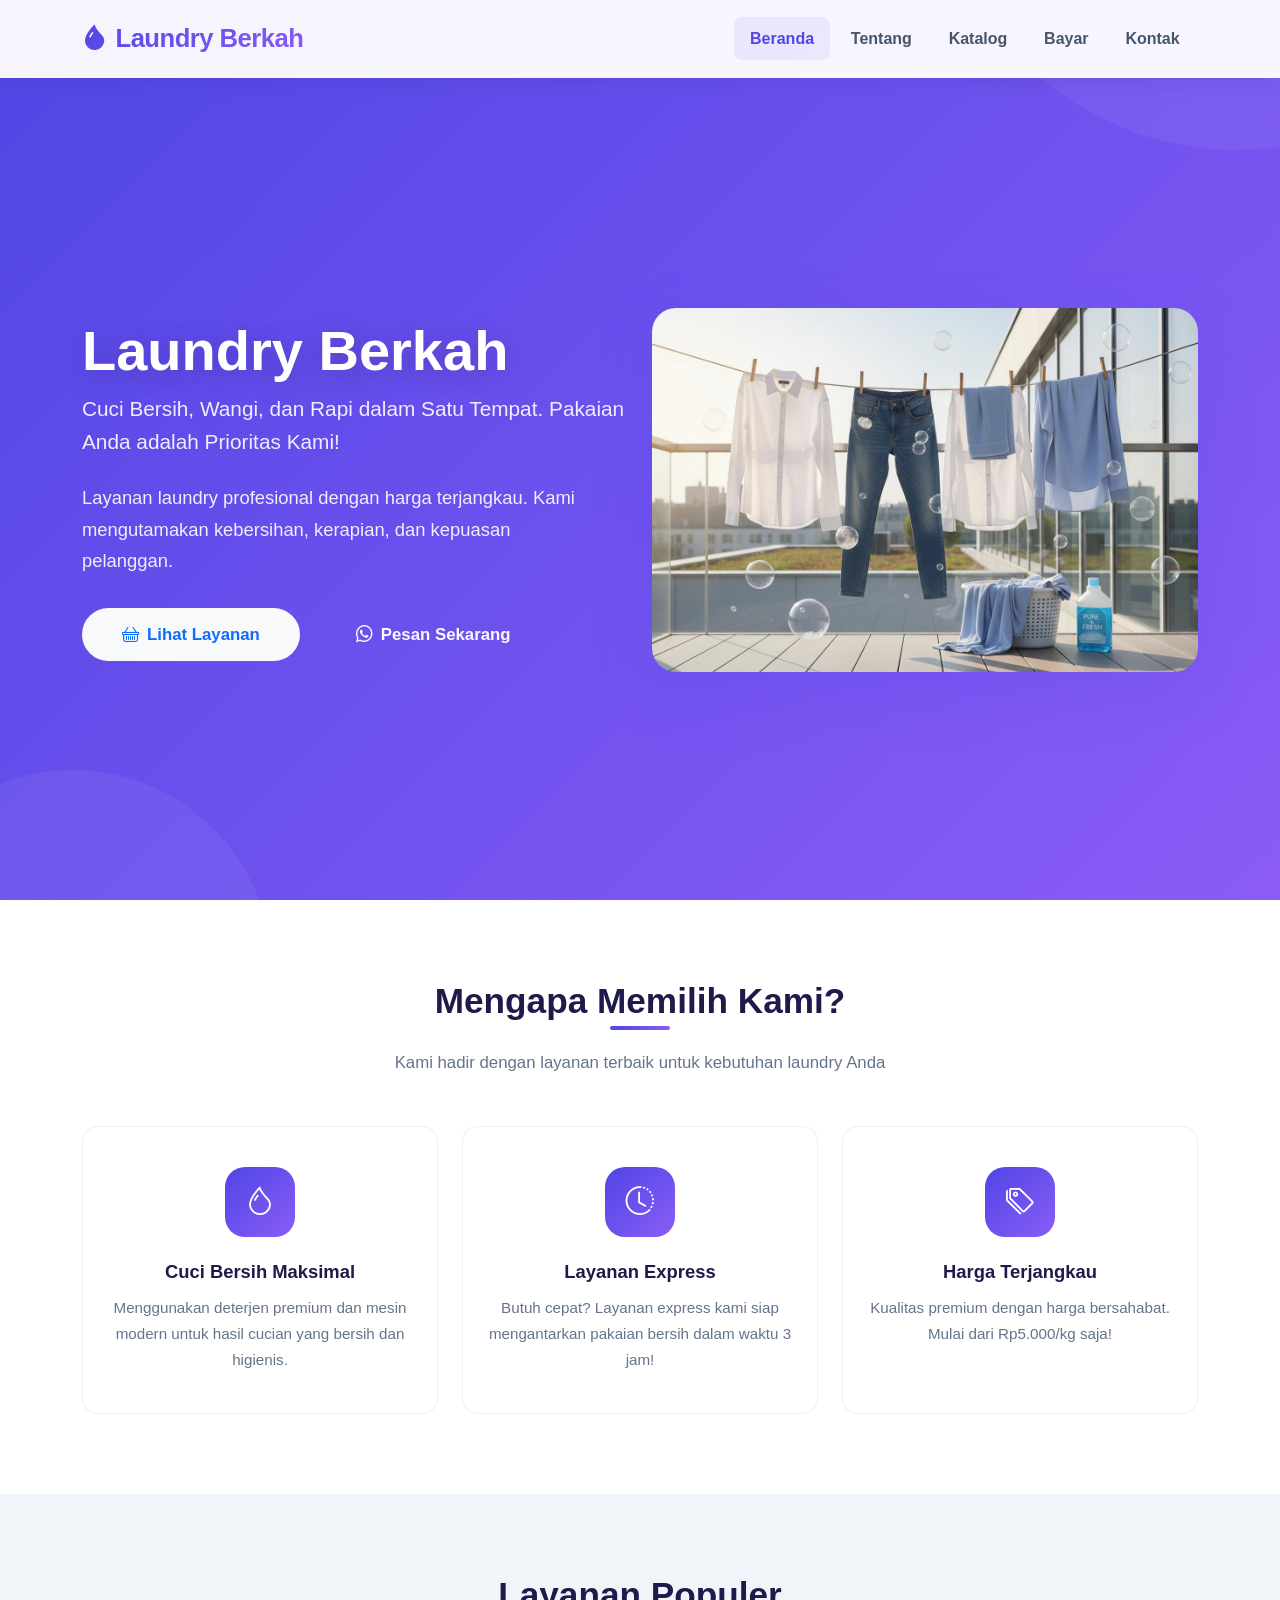
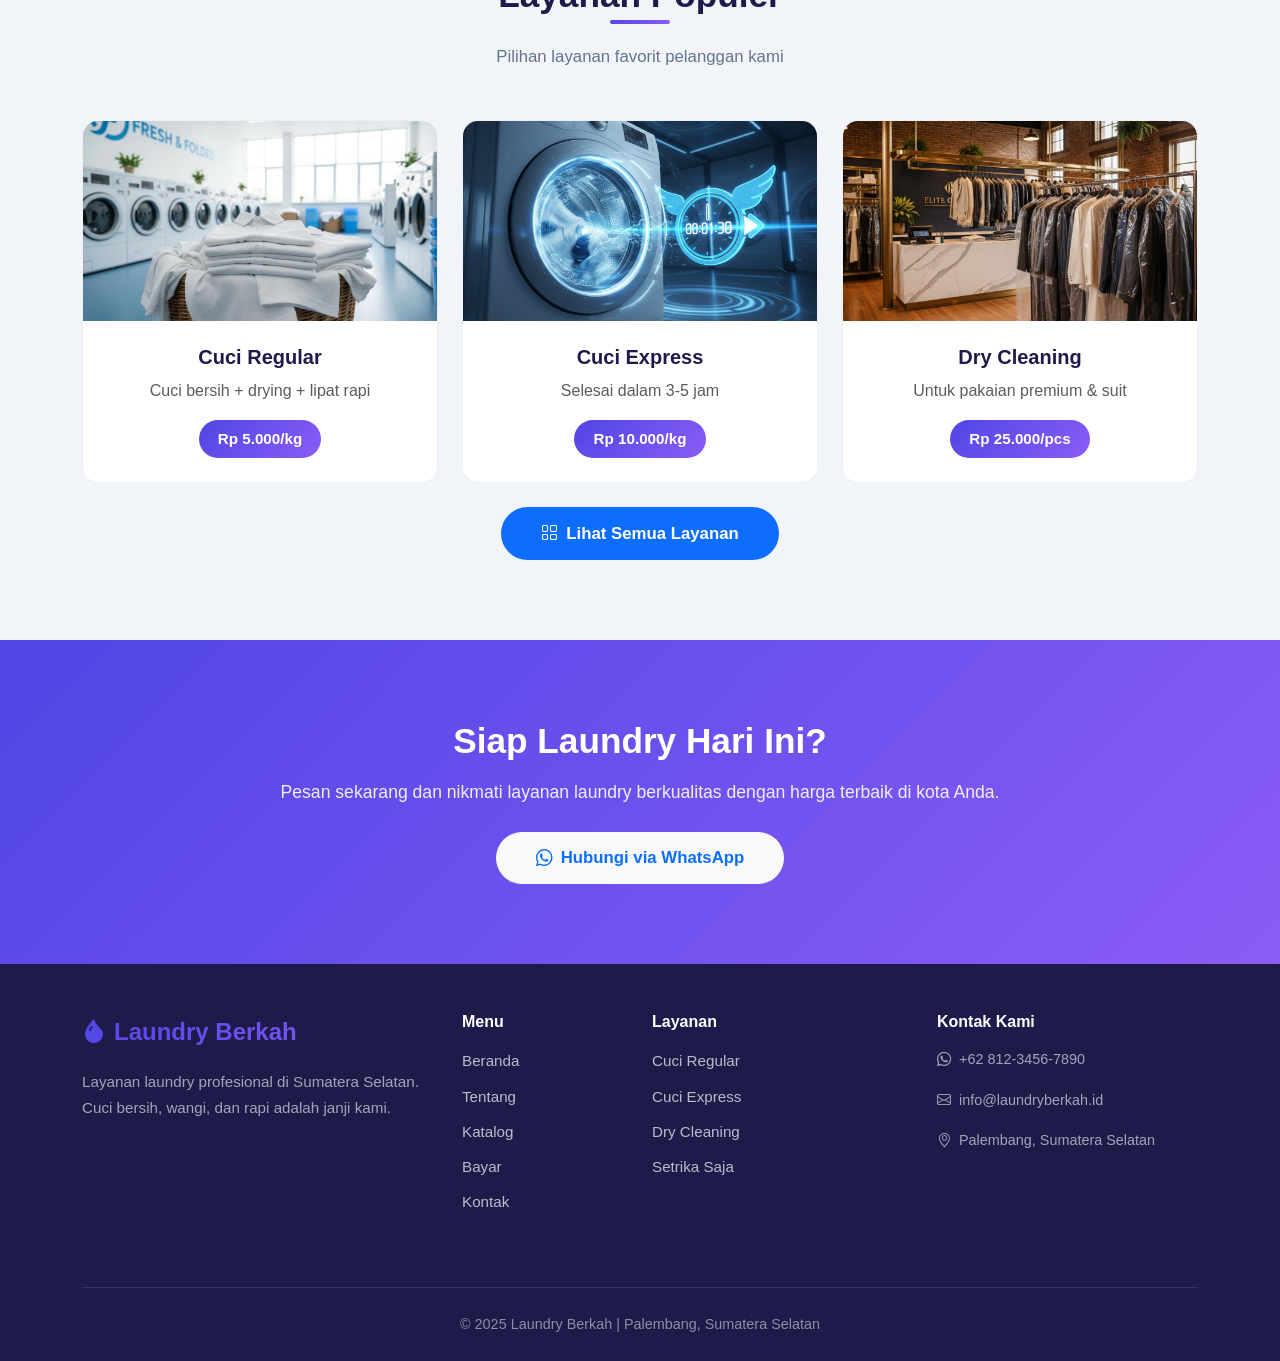
<file: index.html>
<!DOCTYPE html>
<html lang="id">
<head>
  <meta charset="UTF-8">
  <meta name="viewport" content="width=device-width, initial-scale=1.0">
  <title>Laundry Berkah | Home</title>
  <!-- Bootstrap 5 CSS CDN -->
  <link href="https://cdn.jsdelivr.net/npm/bootstrap@5.3.2/dist/css/bootstrap.min.css" rel="stylesheet">
  <!-- Bootstrap Icons -->
  <link rel="stylesheet" href="https://cdn.jsdelivr.net/npm/bootstrap-icons@1.11.1/font/bootstrap-icons.css">
  <!-- Custom CSS -->
  <link rel="stylesheet" href="style.css">
</head>
<body>

  <!-- ===== Navbar ===== -->
  <nav class="navbar navbar-expand-lg fixed-top">
    <div class="container">
      <a class="navbar-brand" href="index.html"><i class="bi bi-droplet-fill me-2"></i>Laundry Berkah</a>
      <button class="navbar-toggler" type="button" data-bs-toggle="collapse" data-bs-target="#navbarNav">
        <span class="navbar-toggler-icon"></span>
      </button>
      <div class="collapse navbar-collapse" id="navbarNav">
        <ul class="navbar-nav ms-auto">
          <li class="nav-item"><a class="nav-link active" href="index.html">Beranda</a></li>
          <li class="nav-item"><a class="nav-link" href="about.html">Tentang</a></li>
          <li class="nav-item"><a class="nav-link" href="catalog.html">Katalog</a></li>
          <li class="nav-item"><a class="nav-link" href="bayar.html">Bayar</a></li>
          <li class="nav-item"><a class="nav-link" href="kontak.html">Kontak</a></li>
        </ul>
      </div>
    </div>
  </nav>

  <!-- ===== Hero Section ===== -->
  <section class="hero">
    <div class="container">
      <div class="row align-items-center">
        <div class="col-lg-6 hero-content fade-in">
          <h1>
            Laundry Berkah
            <span>Cuci Bersih, Wangi, dan Rapi dalam Satu Tempat. Pakaian Anda adalah Prioritas Kami!</span>
          </h1>
          <p class="lead">Layanan laundry profesional dengan harga terjangkau. Kami mengutamakan kebersihan, kerapian, dan kepuasan pelanggan.</p>
          <div class="d-flex flex-wrap gap-3 justify-content-center justify-content-lg-start">
            <a href="catalog.html" class="btn btn-light btn-hero text-primary"><i class="bi bi-basket me-2"></i>Lihat Layanan</a>
            <a href="https://wa.me/6281234567890" target="_blank" class="btn btn-outline-light btn-hero"><i class="bi bi-whatsapp me-2"></i>Pesan Sekarang</a>
          </div>
        </div>
        <div class="col-lg-6 hero-img mt-5 mt-lg-0 text-center fade-in">
          <img src="images/hero-laundry.jpg" alt="Laundry Berkah" class="img-fluid">
        </div>
      </div>
    </div>
  </section>

  <!-- ===== Keunggulan ===== -->
  <section class="py-80 bg-white">
    <div class="container">
      <div class="text-center mb-5">
        <h2 class="section-title">Mengapa Memilih Kami?</h2>
        <p class="section-subtitle">Kami hadir dengan layanan terbaik untuk kebutuhan laundry Anda</p>
      </div>
      <div class="row g-4">
        <div class="col-md-4">
          <div class="feature-card">
            <div class="feature-icon"><i class="bi bi-droplet"></i></div>
            <h5>Cuci Bersih Maksimal</h5>
            <p>Menggunakan deterjen premium dan mesin modern untuk hasil cucian yang bersih dan higienis.</p>
          </div>
        </div>
        <div class="col-md-4">
          <div class="feature-card">
            <div class="feature-icon"><i class="bi bi-clock-history"></i></div>
            <h5>Layanan Express</h5>
            <p>Butuh cepat? Layanan express kami siap mengantarkan pakaian bersih dalam waktu 3 jam!</p>
          </div>
        </div>
        <div class="col-md-4">
          <div class="feature-card">
            <div class="feature-icon"><i class="bi bi-tags"></i></div>
            <h5>Harga Terjangkau</h5>
            <p>Kualitas premium dengan harga bersahabat. Mulai dari Rp5.000/kg saja!</p>
          </div>
        </div>
      </div>
    </div>
  </section>

  <!-- ===== Layanan Populer ===== -->
  <section class="py-80" style="background: #f1f5f9;">
    <div class="container">
      <div class="text-center mb-5">
        <h2 class="section-title">Layanan Populer</h2>
        <p class="section-subtitle">Pilihan layanan favorit pelanggan kami</p>
      </div>
      <div class="row g-4">
        <div class="col-md-4">
          <div class="catalog-card">
            <img src="images/service-regular.jpg" alt="Cuci Regular">
            <div class="catalog-body text-center">
              <h5>Cuci Regular</h5>
              <p class="text-muted">Cuci bersih + drying + lipat rapi</p>
              <span class="price-tag">Rp 5.000/kg</span>
            </div>
          </div>
        </div>
        <div class="col-md-4">
          <div class="catalog-card">
            <img src="images/service-express.jpg" alt="Cuci Express">
            <div class="catalog-body text-center">
              <h5>Cuci Express</h5>
              <p class="text-muted">Selesai dalam 3-5 jam</p>
              <span class="price-tag">Rp 10.000/kg</span>
            </div>
          </div>
        </div>
        <div class="col-md-4">
          <div class="catalog-card">
            <img src="images/service-dryclean.jpg" alt="Dry Cleaning">
            <div class="catalog-body text-center">
              <h5>Dry Cleaning</h5>
              <p class="text-muted">Untuk pakaian premium & suit</p>
              <span class="price-tag">Rp 25.000/pcs</span>
            </div>
          </div>
        </div>
      </div>
      <div class="text-center mt-4">
        <a href="catalog.html" class="btn btn-primary btn-hero"><i class="bi bi-grid me-2"></i>Lihat Semua Layanan</a>
      </div>
    </div>
  </section>

  <!-- ===== CTA Section ===== -->
  <section class="py-80" style="background: var(--gradient);">
    <div class="container text-center">
      <h2 class="text-white fw-bold mb-3" style="font-size: 2.2rem;">Siap Laundry Hari Ini?</h2>
      <p class="text-white mb-4" style="opacity: 0.9; font-size: 1.1rem;">Pesan sekarang dan nikmati layanan laundry berkualitas dengan harga terbaik di kota Anda.</p>
      <a href="https://wa.me/6281234567890" target="_blank" class="btn btn-light btn-hero text-primary"><i class="bi bi-whatsapp me-2"></i>Hubungi via WhatsApp</a>
    </div>
  </section>

  <!-- ===== Footer ===== -->
  <footer class="footer">
    <div class="container">
      <div class="row">
        <div class="col-lg-4 mb-4">
          <div class="footer-brand mb-3"><i class="bi bi-droplet-fill me-2"></i>Laundry Berkah</div>
          <p style="color: rgba(255,255,255,0.6); font-size: 0.95rem;">Layanan laundry profesional di Sumatera Selatan. Cuci bersih, wangi, dan rapi adalah janji kami.</p>
        </div>
        <div class="col-lg-2 col-6 mb-4">
          <h6 class="text-white fw-bold mb-3">Menu</h6>
          <ul class="footer-links">
            <li><a href="index.html">Beranda</a></li>
            <li><a href="about.html">Tentang</a></li>
            <li><a href="catalog.html">Katalog</a></li>
            <li><a href="bayar.html">Bayar</a></li>
            <li><a href="kontak.html">Kontak</a></li>
          </ul>
        </div>
        <div class="col-lg-3 col-6 mb-4">
          <h6 class="text-white fw-bold mb-3">Layanan</h6>
          <ul class="footer-links">
            <li><a href="catalog.html">Cuci Regular</a></li>
            <li><a href="catalog.html">Cuci Express</a></li>
            <li><a href="catalog.html">Dry Cleaning</a></li>
            <li><a href="catalog.html">Setrika Saja</a></li>
          </ul>
        </div>
        <div class="col-lg-3 mb-4">
          <h6 class="text-white fw-bold mb-3">Kontak Kami</h6>
          <p style="color: rgba(255,255,255,0.6); font-size: 0.9rem;"><i class="bi bi-whatsapp me-2"></i>+62 812-3456-7890</p>
          <p style="color: rgba(255,255,255,0.6); font-size: 0.9rem;"><i class="bi bi-envelope me-2"></i>info@laundryberkah.id</p>
          <p style="color: rgba(255,255,255,0.6); font-size: 0.9rem;"><i class="bi bi-geo-alt me-2"></i>Palembang, Sumatera Selatan</p>
        </div>
      </div>
      <div class="footer-bottom">
        <p class="mb-0">&copy; 2025 Laundry Berkah | Palembang, Sumatera Selatan</p>
      </div>
    </div>
  </footer>

  <!-- Bootstrap 5 JS CDN -->
  <script src="https://cdn.jsdelivr.net/npm/bootstrap@5.3.2/dist/js/bootstrap.bundle.min.js"></script>
</body>
</html>
</file>
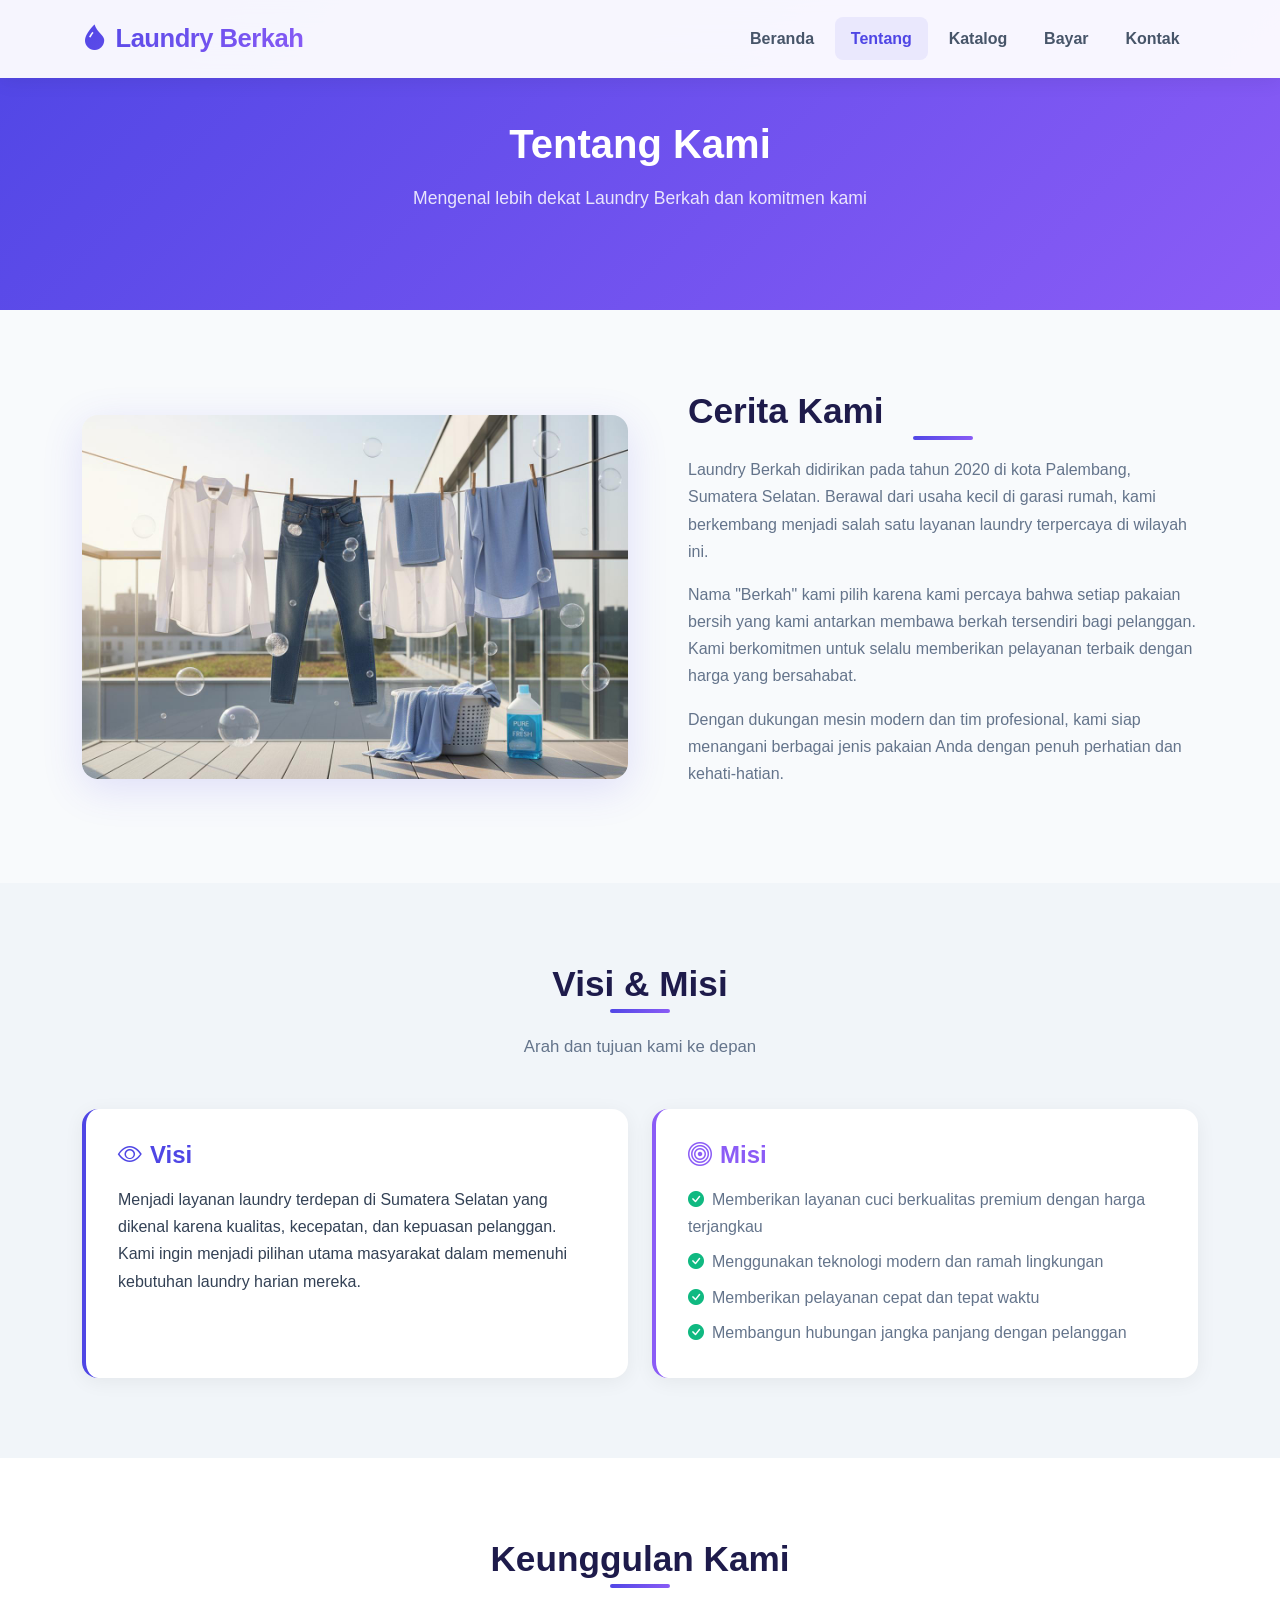
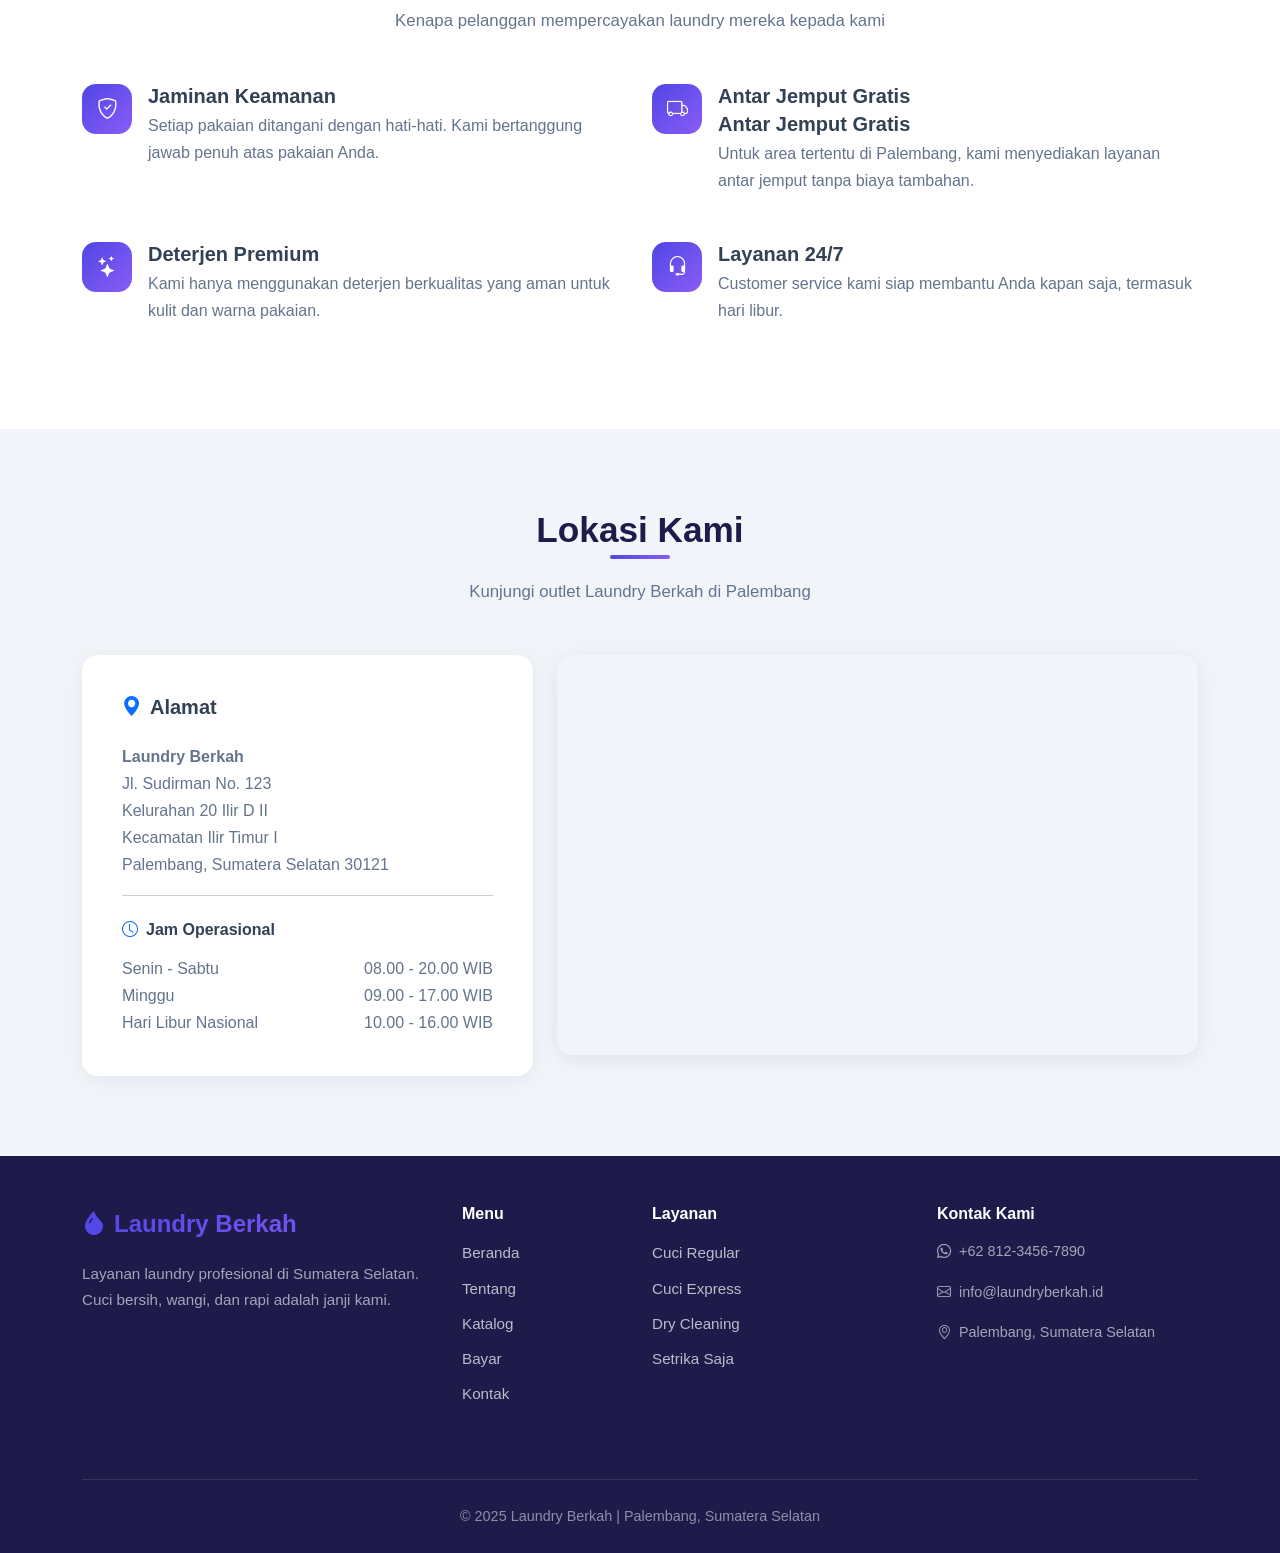
<file: about.html>
<!DOCTYPE html>
<html lang="id">
<head>
  <meta charset="UTF-8">
  <meta name="viewport" content="width=device-width, initial-scale=1.0">
  <title>Laundry Berkah | Tentang Kami</title>
  <link href="https://cdn.jsdelivr.net/npm/bootstrap@5.3.2/dist/css/bootstrap.min.css" rel="stylesheet">
  <link rel="stylesheet" href="https://cdn.jsdelivr.net/npm/bootstrap-icons@1.11.1/font/bootstrap-icons.css">
  <link rel="stylesheet" href="style.css">
</head>
<body>

  <!-- ===== Navbar ===== -->
  <nav class="navbar navbar-expand-lg fixed-top">
    <div class="container">
      <a class="navbar-brand" href="index.html"><i class="bi bi-droplet-fill me-2"></i>Laundry Berkah</a>
      <button class="navbar-toggler" type="button" data-bs-toggle="collapse" data-bs-target="#navbarNav">
        <span class="navbar-toggler-icon"></span>
      </button>
      <div class="collapse navbar-collapse" id="navbarNav">
        <ul class="navbar-nav ms-auto">
          <li class="nav-item"><a class="nav-link" href="index.html">Beranda</a></li>
          <li class="nav-item"><a class="nav-link active" href="about.html">Tentang</a></li>
          <li class="nav-item"><a class="nav-link" href="catalog.html">Katalog</a></li>
          <li class="nav-item"><a class="nav-link" href="bayar.html">Bayar</a></li>
          <li class="nav-item"><a class="nav-link" href="kontak.html">Kontak</a></li>
        </ul>
      </div>
    </div>
  </nav>

  <!-- ===== About Hero ===== -->
  <section class="about-hero">
    <div class="container">
      <h1>Tentang Kami</h1>
      <p class="mt-3">Mengenal lebih dekat Laundry Berkah dan komitmen kami</p>
    </div>
  </section>

  <!-- ===== Story Section ===== -->
  <section class="story-section">
    <div class="container">
      <div class="row align-items-center">
        <div class="col-lg-6 mb-4 mb-lg-0">
          <img src="images/hero-laundry.jpg" alt="Cerita Laundry Berkah" class="story-img">
        </div>
        <div class="col-lg-6 ps-lg-5">
          <h2 class="section-title text-start" style="display: block;">Cerita Kami</h2>
          <p style="color: var(--gray); margin-top: 1.5rem;">
            Laundry Berkah didirikan pada tahun 2020 di kota Palembang, Sumatera Selatan. Berawal dari usaha kecil di garasi rumah, kami berkembang menjadi salah satu layanan laundry terpercaya di wilayah ini.
          </p>
          <p style="color: var(--gray);">
            Nama "Berkah" kami pilih karena kami percaya bahwa setiap pakaian bersih yang kami antarkan membawa berkah tersendiri bagi pelanggan. Kami berkomitmen untuk selalu memberikan pelayanan terbaik dengan harga yang bersahabat.
          </p>
          <p style="color: var(--gray);">
            Dengan dukungan mesin modern dan tim profesional, kami siap menangani berbagai jenis pakaian Anda dengan penuh perhatian dan kehati-hatian.
          </p>
        </div>
      </div>
    </div>
  </section>

  <!-- ===== Vision & Mission ===== -->
  <section class="py-80" style="background: #f1f5f9;">
    <div class="container">
      <div class="text-center mb-5">
        <h2 class="section-title">Visi & Misi</h2>
        <p class="section-subtitle">Arah dan tujuan kami ke depan</p>
      </div>
      <div class="row g-4">
        <div class="col-md-6">
          <div class="vission-card">
            <h4><i class="bi bi-eye me-2"></i>Visi</h4>
            <p>Menjadi layanan laundry terdepan di Sumatera Selatan yang dikenal karena kualitas, kecepatan, dan kepuasan pelanggan. Kami ingin menjadi pilihan utama masyarakat dalam memenuhi kebutuhan laundry harian mereka.</p>
          </div>
        </div>
        <div class="col-md-6">
          <div class="vission-card" style="border-left-color: var(--accent);">
            <h4 style="color: var(--accent);"><i class="bi bi-bullseye me-2"></i>Misi</h4>
            <ul class="list-unstyled mb-0" style="color: var(--gray);">
              <li class="mb-2"><i class="bi bi-check-circle-fill me-2" style="color: var(--success);"></i>Memberikan layanan cuci berkualitas premium dengan harga terjangkau</li>
              <li class="mb-2"><i class="bi bi-check-circle-fill me-2" style="color: var(--success);"></i>Menggunakan teknologi modern dan ramah lingkungan</li>
              <li class="mb-2"><i class="bi bi-check-circle-fill me-2" style="color: var(--success);"></i>Memberikan pelayanan cepat dan tepat waktu</li>
              <li><i class="bi bi-check-circle-fill me-2" style="color: var(--success);"></i>Membangun hubungan jangka panjang dengan pelanggan</li>
            </ul>
          </div>
        </div>
      </div>
    </div>
  </section>

  <!-- ===== Advantages ===== -->
  <section class="py-80 bg-white">
    <div class="container">
      <div class="text-center mb-5">
        <h2 class="section-title">Keunggulan Kami</h2>
        <p class="section-subtitle">Kenapa pelanggan mempercayakan laundry mereka kepada kami</p>
      </div>
      <div class="row g-4">
        <div class="col-md-6">
          <div class="advantage-item">
            <div class="advantage-icon"><i class="bi bi-shield-check"></i></div>
            <div>
              <h5 class="fw-bold mb-1">Jaminan Keamanan</h5>
              <p class="mb-0" style="color: var(--gray);">Setiap pakaian ditangani dengan hati-hati. Kami bertanggung jawab penuh atas pakaian Anda.</p>
            </div>
          </div>
        </div>
        <div class="col-md-6">
          <div class="advantage-item">
            <div class="advantage-icon"><i class="bi bi-truck"></i></div>
            <div>
              <h5 class="fw-bold mb-1"> Antar Jemput Gratis</h5>
              <h5 class="fw-bold mb-1">Antar Jemput Gratis</h5>
              <p class="mb-0" style="color: var(--gray);">Untuk area tertentu di Palembang, kami menyediakan layanan antar jemput tanpa biaya tambahan.</p>
            </div>
          </div>
        </div>
        <div class="col-md-6">
          <div class="advantage-item">
            <div class="advantage-icon"><i class="bi bi-stars"></i></div>
            <div>
              <h5 class="fw-bold mb-1">Deterjen Premium</h5>
              <p class="mb-0" style="color: var(--gray);">Kami hanya menggunakan deterjen berkualitas yang aman untuk kulit dan warna pakaian.</p>
            </div>
          </div>
        </div>
        <div class="col-md-6">
          <div class="advantage-item">
            <div class="advantage-icon"><i class="bi bi-headset"></i></div>
            <div>
              <h5 class="fw-bold mb-1">Layanan 24/7</h5>
              <p class="mb-0" style="color: var(--gray);">Customer service kami siap membantu Anda kapan saja, termasuk hari libur.</p>
            </div>
          </div>
        </div>
      </div>
    </div>
  </section>

  <!-- ===== Address Section ===== -->
  <section class="py-80" style="background: #f1f5f9;">
    <div class="container">
      <div class="text-center mb-5">
        <h2 class="section-title">Lokasi Kami</h2>
        <p class="section-subtitle">Kunjungi outlet Laundry Berkah di Palembang</p>
      </div>
      <div class="row">
        <div class="col-lg-5 mb-4 mb-lg-0">
          <div class="contact-form-wrapper">
            <h5 class="fw-bold mb-4"><i class="bi bi-geo-alt-fill me-2 text-primary"></i>Alamat</h5>
            <p style="color: var(--gray);">
              <strong>Laundry Berkah</strong><br>
              Jl. Sudirman No. 123<br>
              Kelurahan 20 Ilir D II<br>
              Kecamatan Ilir Timur I<br>
              Palembang, Sumatera Selatan 30121
            </p>
            <hr>
            <h6 class="fw-bold mt-4 mb-3"><i class="bi bi-clock me-2 text-primary"></i>Jam Operasional</h6>
            <div class="d-flex justify-content-between" style="color: var(--gray);"><span>Senin - Sabtu</span><span>08.00 - 20.00 WIB</span></div>
            <div class="d-flex justify-content-between" style="color: var(--gray);"><span>Minggu</span><span>09.00 - 17.00 WIB</span></div>
            <div class="d-flex justify-content-between" style="color: var(--gray);"><span>Hari Libur Nasional</span><span>10.00 - 16.00 WIB</span></div>
          </div>
        </div>
        <div class="col-lg-7">
          <div class="map-container">
            <iframe
              src="https://www.google.com/maps/embed?pb=!1m18!1m12!1m3!1d3984.424111053096!2d104.7455993142649!3d-2.9760779978312894!2m3!1f0!2f0!3f0!3m2!1i1024!2i768!4f13.1!3m3!1m2!1s0x2e3b75fb21467c19%3A0x51766f1f4f39c252!2sJl.%20Jenderal%20Sudirman%2C%20Kota%20Palembang%2C%20Sumatera%20Selatan!5e0!3m2!1sid!2sid!4v1704000000000!5m2!1sid!2sid"
              allowfullscreen=""
              loading="lazy"
              referrerpolicy="no-referrer-when-downgrade">
            </iframe>
          </div>
        </div>
      </div>
    </div>
  </section>

  <!-- ===== Footer ===== -->
  <footer class="footer">
    <div class="container">
      <div class="row">
        <div class="col-lg-4 mb-4">
          <div class="footer-brand mb-3"><i class="bi bi-droplet-fill me-2"></i>Laundry Berkah</div>
          <p style="color: rgba(255,255,255,0.6); font-size: 0.95rem;">Layanan laundry profesional di Sumatera Selatan. Cuci bersih, wangi, dan rapi adalah janji kami.</p>
        </div>
        <div class="col-lg-2 col-6 mb-4">
          <h6 class="text-white fw-bold mb-3">Menu</h6>
          <ul class="footer-links">
            <li><a href="index.html">Beranda</a></li>
            <li><a href="about.html">Tentang</a></li>
            <li><a href="catalog.html">Katalog</a></li>
            <li><a href="bayar.html">Bayar</a></li>
            <li><a href="kontak.html">Kontak</a></li>
          </ul>
        </div>
        <div class="col-lg-3 col-6 mb-4">
          <h6 class="text-white fw-bold mb-3">Layanan</h6>
          <ul class="footer-links">
            <li><a href="catalog.html">Cuci Regular</a></li>
            <li><a href="catalog.html">Cuci Express</a></li>
            <li><a href="catalog.html">Dry Cleaning</a></li>
            <li><a href="catalog.html">Setrika Saja</a></li>
          </ul>
        </div>
        <div class="col-lg-3 mb-4">
          <h6 class="text-white fw-bold mb-3">Kontak Kami</h6>
          <p style="color: rgba(255,255,255,0.6); font-size: 0.9rem;"><i class="bi bi-whatsapp me-2"></i>+62 812-3456-7890</p>
          <p style="color: rgba(255,255,255,0.6); font-size: 0.9rem;"><i class="bi bi-envelope me-2"></i>info@laundryberkah.id</p>
          <p style="color: rgba(255,255,255,0.6); font-size: 0.9rem;"><i class="bi bi-geo-alt me-2"></i>Palembang, Sumatera Selatan</p>
        </div>
      </div>
      <div class="footer-bottom">
        <p class="mb-0">&copy; 2025 Laundry Berkah | Palembang, Sumatera Selatan</p>
      </div>
    </div>
  </footer>

  <script src="https://cdn.jsdelivr.net/npm/bootstrap@5.3.2/dist/js/bootstrap.bundle.min.js"></script>
</body>
</html>
</file>
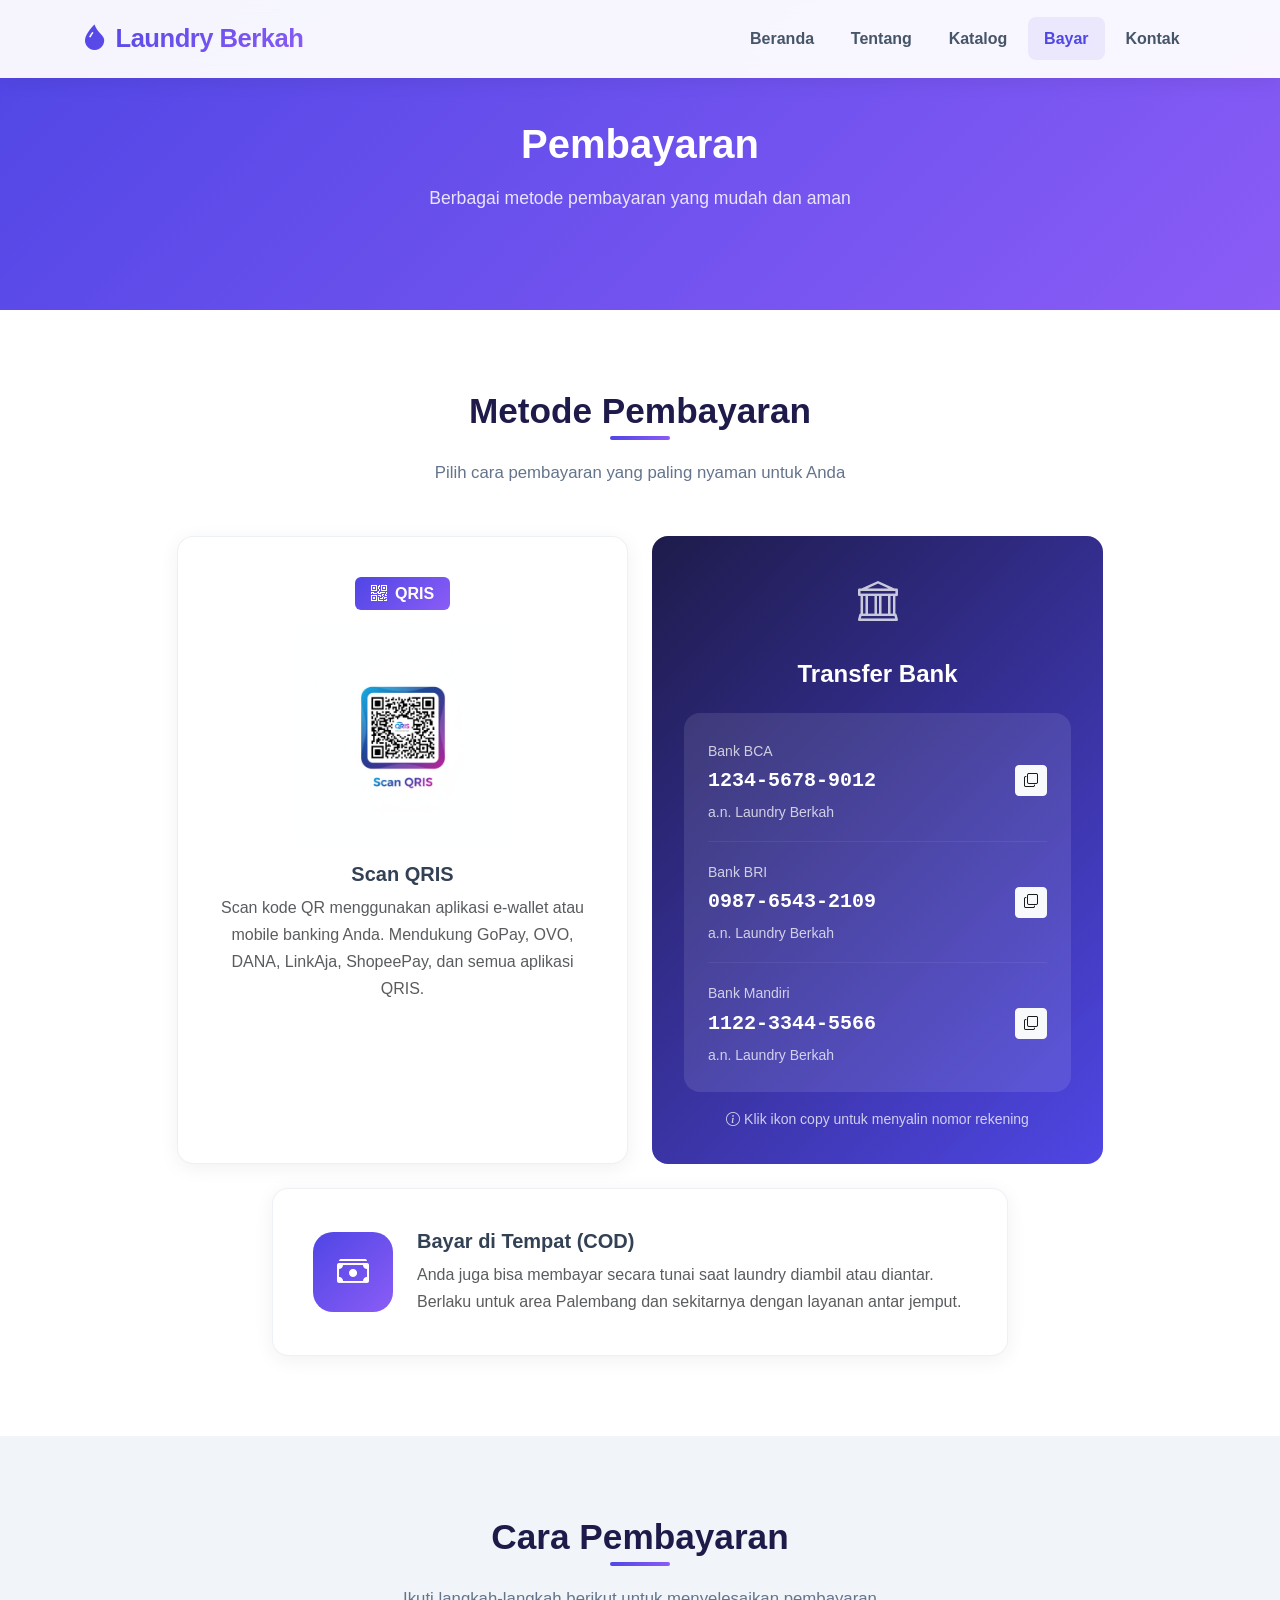
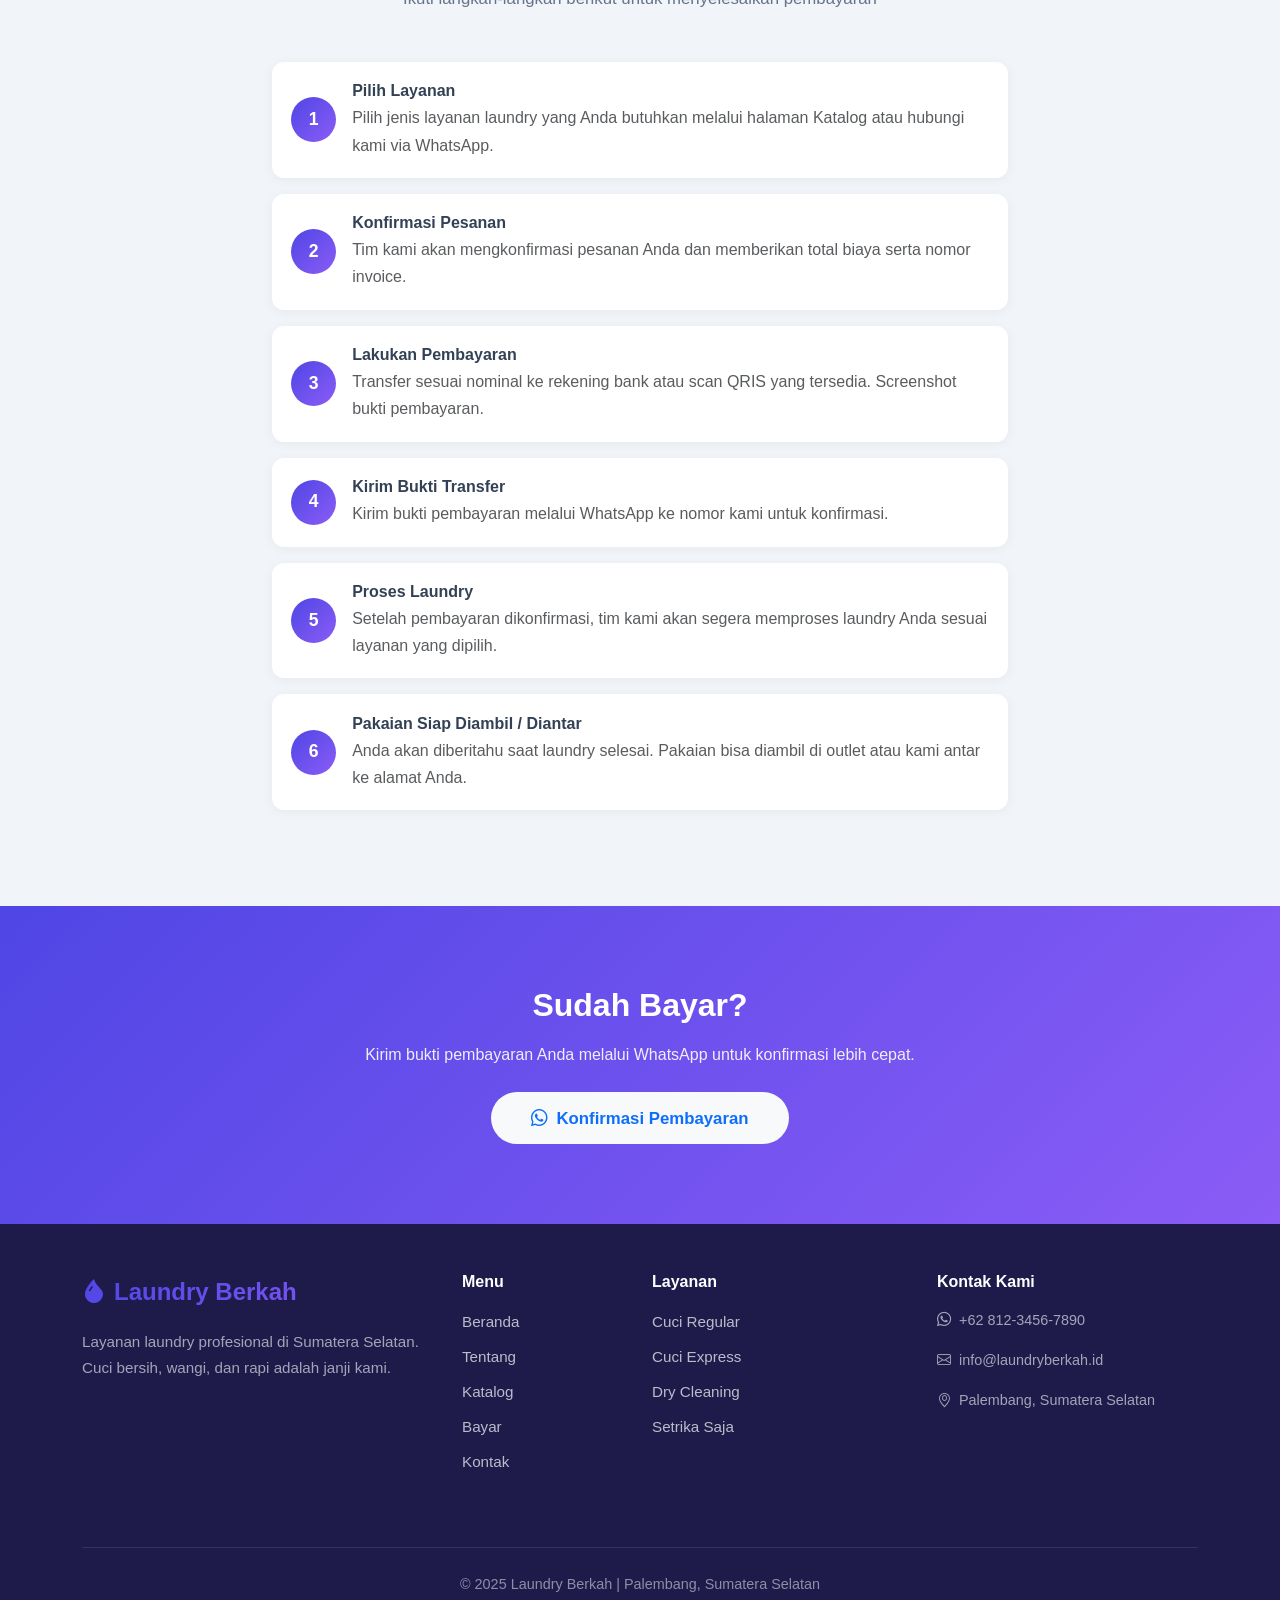
<file: bayar.html>
<!DOCTYPE html>
<html lang="id">
<head>
  <meta charset="UTF-8">
  <meta name="viewport" content="width=device-width, initial-scale=1.0">
  <title>Laundry Berkah | Pembayaran</title>
  <link href="https://cdn.jsdelivr.net/npm/bootstrap@5.3.2/dist/css/bootstrap.min.css" rel="stylesheet">
  <link rel="stylesheet" href="https://cdn.jsdelivr.net/npm/bootstrap-icons@1.11.1/font/bootstrap-icons.css">
  <link rel="stylesheet" href="style.css">
</head>
<body>

  <!-- ===== Navbar ===== -->
  <nav class="navbar navbar-expand-lg fixed-top">
    <div class="container">
      <a class="navbar-brand" href="index.html"><i class="bi bi-droplet-fill me-2"></i>Laundry Berkah</a>
      <button class="navbar-toggler" type="button" data-bs-toggle="collapse" data-bs-target="#navbarNav">
        <span class="navbar-toggler-icon"></span>
      </button>
      <div class="collapse navbar-collapse" id="navbarNav">
        <ul class="navbar-nav ms-auto">
          <li class="nav-item"><a class="nav-link" href="index.html">Beranda</a></li>
          <li class="nav-item"><a class="nav-link" href="about.html">Tentang</a></li>
          <li class="nav-item"><a class="nav-link" href="catalog.html">Katalog</a></li>
          <li class="nav-item"><a class="nav-link active" href="bayar.html">Bayar</a></li>
          <li class="nav-item"><a class="nav-link" href="kontak.html">Kontak</a></li>
        </ul>
      </div>
    </div>
  </nav>

  <!-- ===== Payment Hero ===== -->
  <section class="about-hero">
    <div class="container">
      <h1>Pembayaran</h1>
      <p class="mt-3">Berbagai metode pembayaran yang mudah dan aman</p>
    </div>
  </section>

  <!-- ===== Payment Methods ===== -->
  <section class="py-80 bg-white">
    <div class="container">
      <div class="text-center mb-5">
        <h2 class="section-title">Metode Pembayaran</h2>
        <p class="section-subtitle">Pilih cara pembayaran yang paling nyaman untuk Anda</p>
      </div>
      <div class="row g-4 justify-content-center">
        <!-- QRIS -->
        <div class="col-lg-5 col-md-6">
          <div class="payment-card h-100">
            <div class="mb-3">
              <span class="badge bg-gradient fs-6 px-3 py-2"><i class="bi bi-qr-code me-2"></i>QRIS</span>
            </div>
            <img src="images/qris-payment.jpg" alt="QRIS Payment" class="img-fluid mb-3">
            <h5 class="fw-bold mb-2">Scan QRIS</h5>
            <p class="text-muted mb-0">Scan kode QR menggunakan aplikasi e-wallet atau mobile banking Anda. Mendukung GoPay, OVO, DANA, LinkAja, ShopeePay, dan semua aplikasi QRIS.</p>
          </div>
        </div>
        <!-- Transfer Bank -->
        <div class="col-lg-5 col-md-6">
          <div class="bank-card h-100">
            <div class="mb-4">
              <i class="bi bi-bank fs-1 opacity-75"></i>
            </div>
            <h4 class="fw-bold mb-4">Transfer Bank</h4>
            <div class="bg-white bg-opacity-10 rounded-4 p-4 mb-3 text-start">
              <div class="mb-3">
                <small class="opacity-75">Bank BCA</small>
                <div class="d-flex align-items-center justify-content-between">
                  <span class="fs-5 fw-bold font-monospace">1234-5678-9012</span>
                  <button class="btn btn-sm btn-light" onclick="copyText('123456789012')"><i class="bi bi-copy"></i></button>
                </div>
                <small class="opacity-75">a.n. Laundry Berkah</small>
              </div>
              <hr class="border-white border-opacity-25">
              <div class="mb-3">
                <small class="opacity-75">Bank BRI</small>
                <div class="d-flex align-items-center justify-content-between">
                  <span class="fs-5 fw-bold font-monospace">0987-6543-2109</span>
                  <button class="btn btn-sm btn-light" onclick="copyText('098765432109')"><i class="bi bi-copy"></i></button>
                </div>
                <small class="opacity-75">a.n. Laundry Berkah</small>
              </div>
              <hr class="border-white border-opacity-25">
              <div>
                <small class="opacity-75">Bank Mandiri</small>
                <div class="d-flex align-items-center justify-content-between">
                  <span class="fs-5 fw-bold font-monospace">1122-3344-5566</span>
                  <button class="btn btn-sm btn-light" onclick="copyText('112233445566')"><i class="bi bi-copy"></i></button>
                </div>
                <small class="opacity-75">a.n. Laundry Berkah</small>
              </div>
            </div>
            <p class="small opacity-75 mb-0"><i class="bi bi-info-circle me-1"></i>Klik ikon copy untuk menyalin nomor rekening</p>
          </div>
        </div>
      </div>

      <!-- Cash On Delivery -->
      <div class="row mt-4">
        <div class="col-md-8 mx-auto">
          <div class="payment-card d-flex flex-md-row flex-column align-items-center gap-4 text-md-start text-center">
            <div class="flex-shrink-0">
              <div class="feature-icon mb-0" style="width: 80px; height: 80px; font-size: 2rem;">
                <i class="bi bi-cash-stack"></i>
              </div>
            </div>
            <div>
              <h5 class="fw-bold mb-2">Bayar di Tempat (COD)</h5>
              <p class="text-muted mb-0">Anda juga bisa membayar secara tunai saat laundry diambil atau diantar. Berlaku untuk area Palembang dan sekitarnya dengan layanan antar jemput.</p>
            </div>
          </div>
        </div>
      </div>
    </div>
  </section>

  <!-- ===== Payment Steps ===== -->
  <section class="py-80" style="background: #f1f5f9;">
    <div class="container">
      <div class="text-center mb-5">
        <h2 class="section-title">Cara Pembayaran</h2>
        <p class="section-subtitle">Ikuti langkah-langkah berikut untuk menyelesaikan pembayaran</p>
      </div>
      <div class="row justify-content-center">
        <div class="col-lg-8">
          <ol class="steps-list">
            <li>
              <span class="step-number">1</span>
              <div>
                <h6 class="fw-bold mb-1">Pilih Layanan</h6>
                <p class="mb-0 text-muted">Pilih jenis layanan laundry yang Anda butuhkan melalui halaman Katalog atau hubungi kami via WhatsApp.</p>
              </div>
            </li>
            <li>
              <span class="step-number">2</span>
              <div>
                <h6 class="fw-bold mb-1">Konfirmasi Pesanan</h6>
                <p class="mb-0 text-muted">Tim kami akan mengkonfirmasi pesanan Anda dan memberikan total biaya serta nomor invoice.</p>
              </div>
            </li>
            <li>
              <span class="step-number">3</span>
              <div>
                <h6 class="fw-bold mb-1">Lakukan Pembayaran</h6>
                <p class="mb-0 text-muted">Transfer sesuai nominal ke rekening bank atau scan QRIS yang tersedia. Screenshot bukti pembayaran.</p>
              </div>
            </li>
            <li>
              <span class="step-number">4</span>
              <div>
                <h6 class="fw-bold mb-1">Kirim Bukti Transfer</h6>
                <p class="mb-0 text-muted">Kirim bukti pembayaran melalui WhatsApp ke nomor kami untuk konfirmasi.</p>
              </div>
            </li>
            <li>
              <span class="step-number">5</span>
              <div>
                <h6 class="fw-bold mb-1">Proses Laundry</h6>
                <p class="mb-0 text-muted">Setelah pembayaran dikonfirmasi, tim kami akan segera memproses laundry Anda sesuai layanan yang dipilih.</p>
              </div>
            </li>
            <li>
              <span class="step-number">6</span>
              <div>
                <h6 class="fw-bold mb-1">Pakaian Siap Diambil / Diantar</h6>
                <p class="mb-0 text-muted">Anda akan diberitahu saat laundry selesai. Pakaian bisa diambil di outlet atau kami antar ke alamat Anda.</p>
              </div>
            </li>
          </ol>
        </div>
      </div>
    </div>
  </section>

  <!-- ===== Confirmation CTA ===== -->
  <section class="py-80" style="background: var(--gradient);">
    <div class="container text-center">
      <h2 class="text-white fw-bold mb-3">Sudah Bayar?</h2>
      <p class="text-white mb-4" style="opacity: 0.9;">Kirim bukti pembayaran Anda melalui WhatsApp untuk konfirmasi lebih cepat.</p>
      <a href="https://wa.me/6281234567890?text=Halo%20Laundry%20Berkah,%20saya%20sudah%20melakukan%20pembayaran.%20Berikut%20bukti%20transfernya." target="_blank" class="btn btn-light btn-hero text-primary"><i class="bi bi-whatsapp me-2"></i>Konfirmasi Pembayaran</a>
    </div>
  </section>

  <!-- ===== Footer ===== -->
  <footer class="footer">
    <div class="container">
      <div class="row">
        <div class="col-lg-4 mb-4">
          <div class="footer-brand mb-3"><i class="bi bi-droplet-fill me-2"></i>Laundry Berkah</div>
          <p style="color: rgba(255,255,255,0.6); font-size: 0.95rem;">Layanan laundry profesional di Sumatera Selatan. Cuci bersih, wangi, dan rapi adalah janji kami.</p>
        </div>
        <div class="col-lg-2 col-6 mb-4">
          <h6 class="text-white fw-bold mb-3">Menu</h6>
          <ul class="footer-links">
            <li><a href="index.html">Beranda</a></li>
            <li><a href="about.html">Tentang</a></li>
            <li><a href="catalog.html">Katalog</a></li>
            <li><a href="bayar.html">Bayar</a></li>
            <li><a href="kontak.html">Kontak</a></li>
          </ul>
        </div>
        <div class="col-lg-3 col-6 mb-4">
          <h6 class="text-white fw-bold mb-3">Layanan</h6>
          <ul class="footer-links">
            <li><a href="catalog.html">Cuci Regular</a></li>
            <li><a href="catalog.html">Cuci Express</a></li>
            <li><a href="catalog.html">Dry Cleaning</a></li>
            <li><a href="catalog.html">Setrika Saja</a></li>
          </ul>
        </div>
        <div class="col-lg-3 mb-4">
          <h6 class="text-white fw-bold mb-3">Kontak Kami</h6>
          <p style="color: rgba(255,255,255,0.6); font-size: 0.9rem;"><i class="bi bi-whatsapp me-2"></i>+62 812-3456-7890</p>
          <p style="color: rgba(255,255,255,0.6); font-size: 0.9rem;"><i class="bi bi-envelope me-2"></i>info@laundryberkah.id</p>
          <p style="color: rgba(255,255,255,0.6); font-size: 0.9rem;"><i class="bi bi-geo-alt me-2"></i>Palembang, Sumatera Selatan</p>
        </div>
      </div>
      <div class="footer-bottom">
        <p class="mb-0">&copy; 2025 Laundry Berkah | Palembang, Sumatera Selatan</p>
      </div>
    </div>
  </footer>

  <!-- Copy Function -->
  <script>
    function copyText(text) {
      navigator.clipboard.writeText(text).then(() => {
        alert('Nomor rekening berhasil disalin: ' + text);
      });
    }
  </script>
  <script src="https://cdn.jsdelivr.net/npm/bootstrap@5.3.2/dist/js/bootstrap.bundle.min.js"></script>
</body>
</html>
</file>
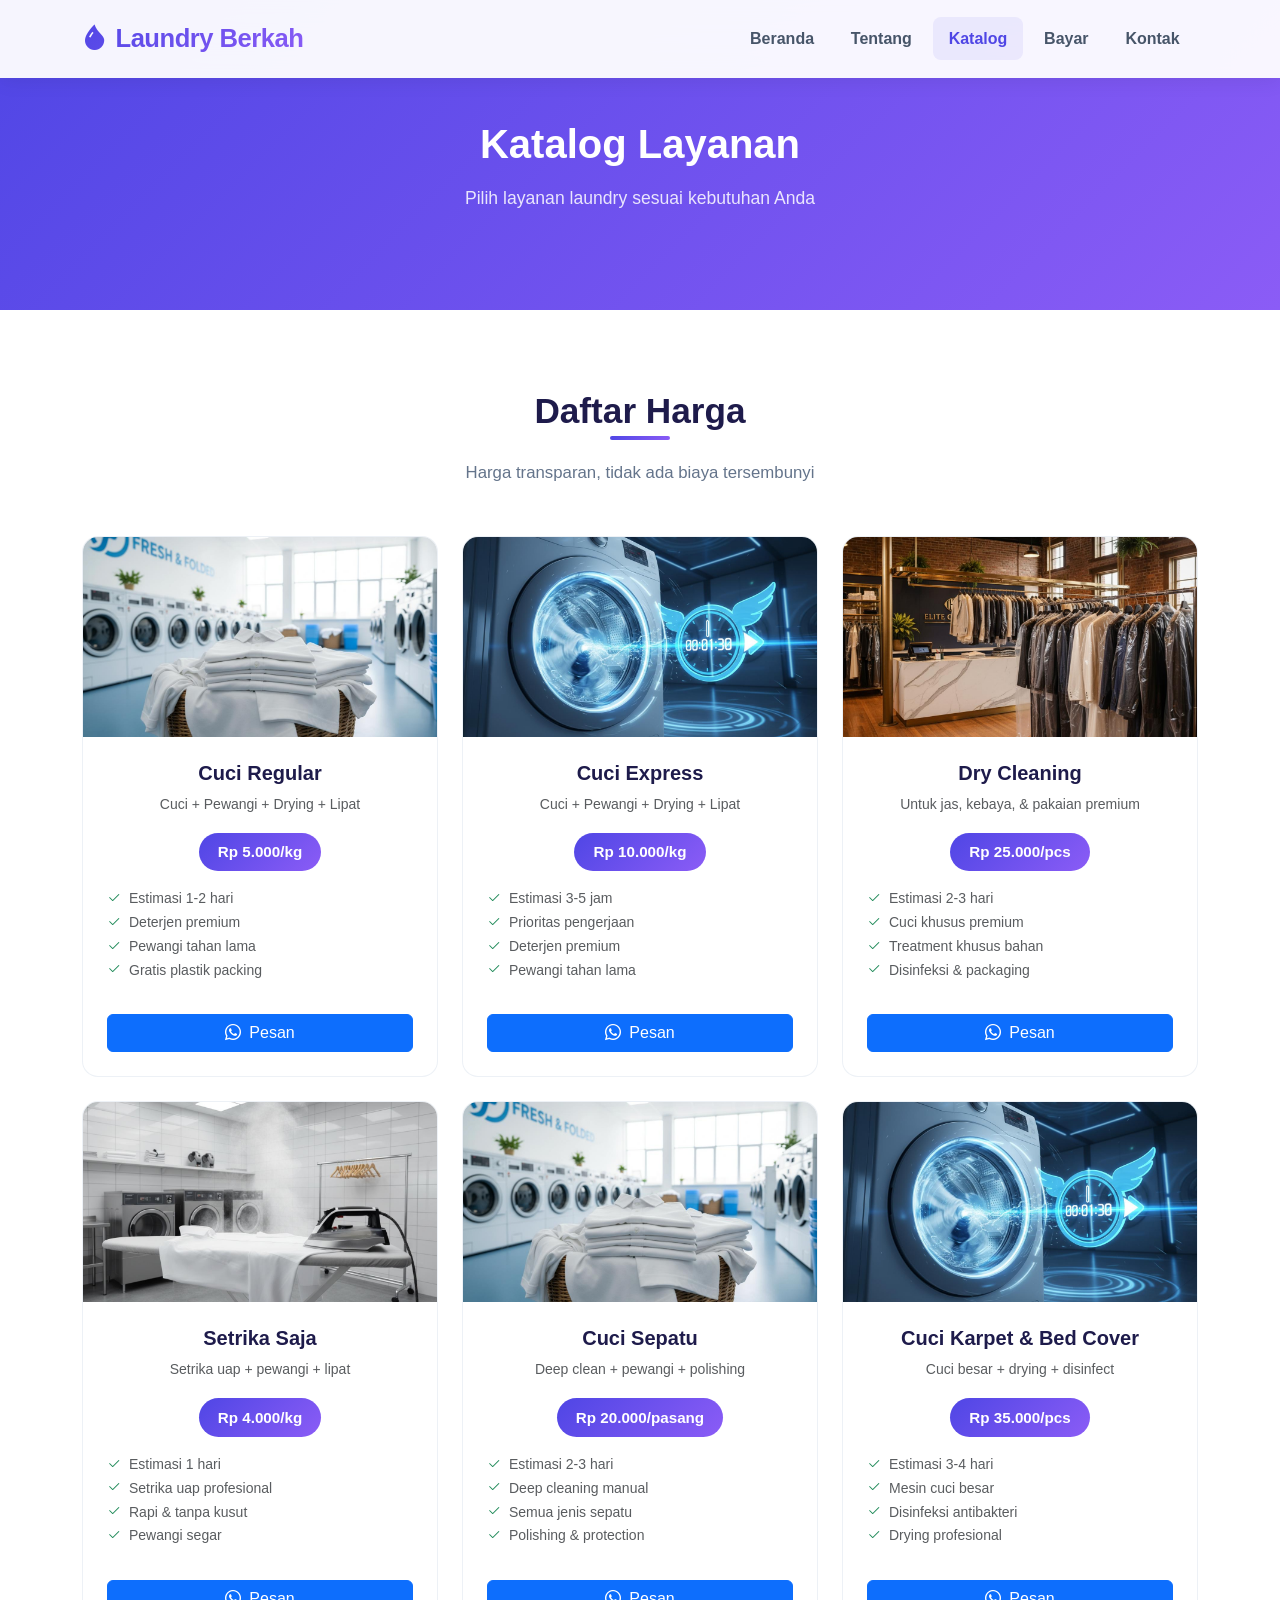
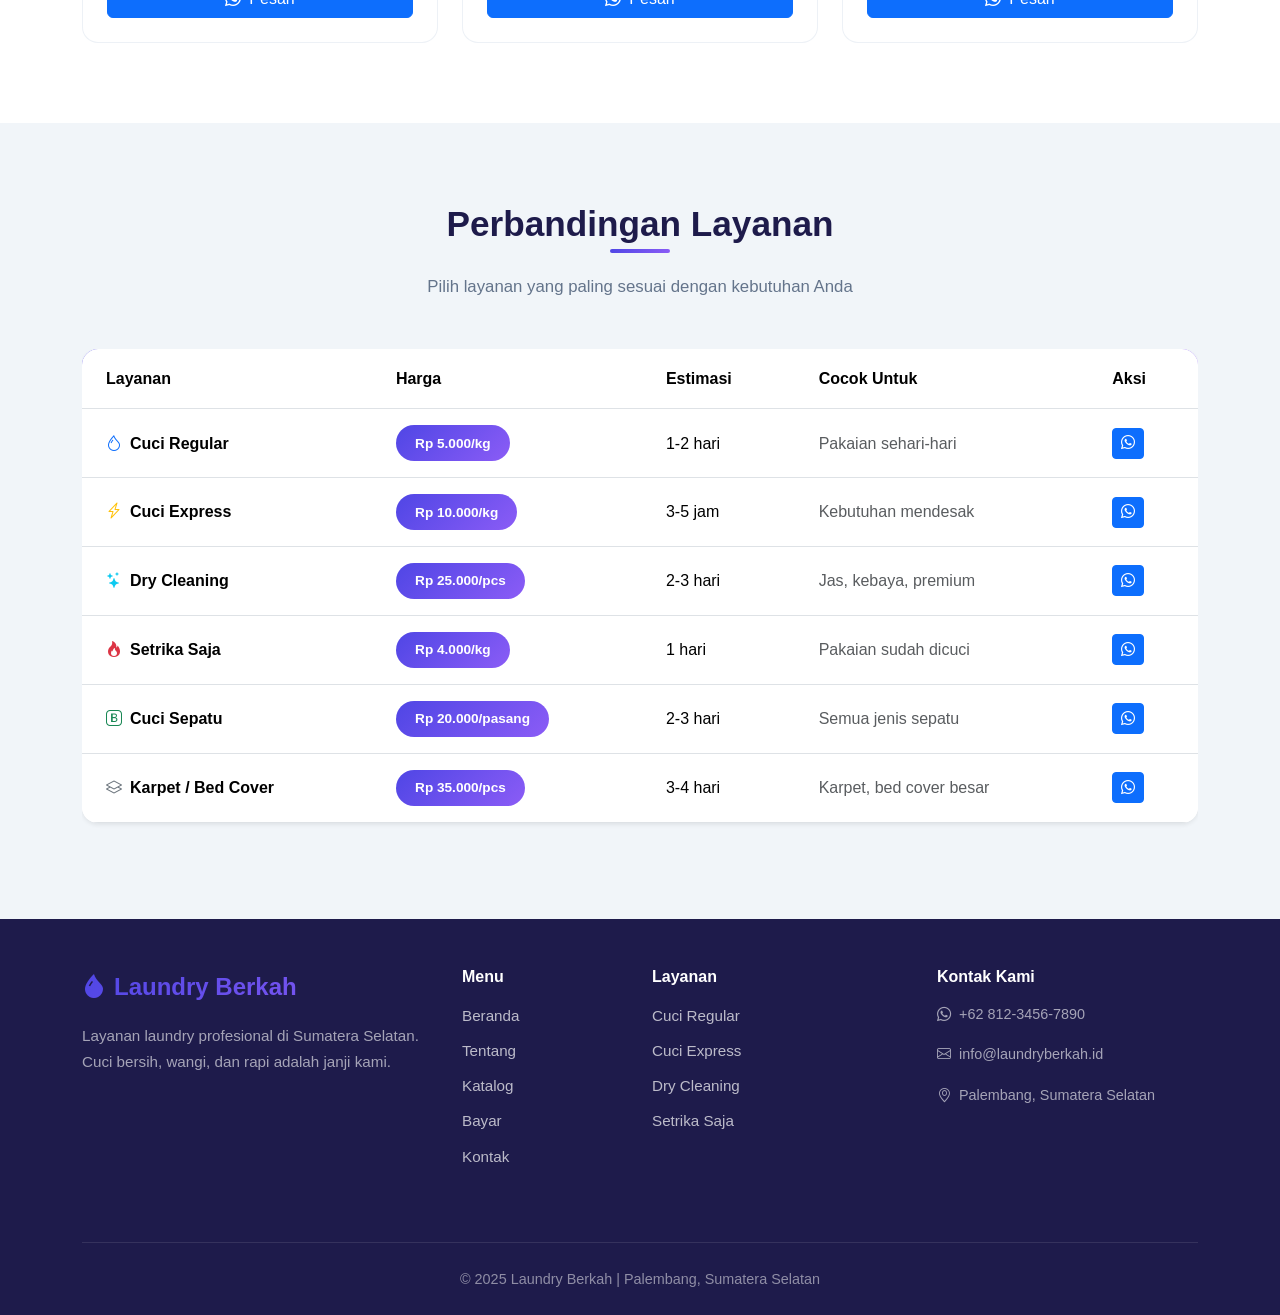
<file: catalog.html>
<!DOCTYPE html>
<html lang="id">
<head>
  <meta charset="UTF-8">
  <meta name="viewport" content="width=device-width, initial-scale=1.0">
  <title>Laundry Berkah | Katalog Layanan</title>
  <link href="https://cdn.jsdelivr.net/npm/bootstrap@5.3.2/dist/css/bootstrap.min.css" rel="stylesheet">
  <link rel="stylesheet" href="https://cdn.jsdelivr.net/npm/bootstrap-icons@1.11.1/font/bootstrap-icons.css">
  <link rel="stylesheet" href="style.css">
</head>
<body>

  <!-- ===== Navbar ===== -->
  <nav class="navbar navbar-expand-lg fixed-top">
    <div class="container">
      <a class="navbar-brand" href="index.html"><i class="bi bi-droplet-fill me-2"></i>Laundry Berkah</a>
      <button class="navbar-toggler" type="button" data-bs-toggle="collapse" data-bs-target="#navbarNav">
        <span class="navbar-toggler-icon"></span>
      </button>
      <div class="collapse navbar-collapse" id="navbarNav">
        <ul class="navbar-nav ms-auto">
          <li class="nav-item"><a class="nav-link" href="index.html">Beranda</a></li>
          <li class="nav-item"><a class="nav-link" href="about.html">Tentang</a></li>
          <li class="nav-item"><a class="nav-link active" href="catalog.html">Katalog</a></li>
          <li class="nav-item"><a class="nav-link" href="bayar.html">Bayar</a></li>
          <li class="nav-item"><a class="nav-link" href="kontak.html">Kontak</a></li>
        </ul>
      </div>
    </div>
  </nav>

  <!-- ===== Catalog Hero ===== -->
  <section class="about-hero">
    <div class="container">
      <h1>Katalog Layanan</h1>
      <p class="mt-3">Pilih layanan laundry sesuai kebutuhan Anda</p>
    </div>
  </section>

  <!-- ===== Price Table ===== -->
  <section class="py-80 bg-white">
    <div class="container">
      <div class="text-center mb-5">
        <h2 class="section-title">Daftar Harga</h2>
        <p class="section-subtitle">Harga transparan, tidak ada biaya tersembunyi</p>
      </div>
      <div class="row g-4">
        <!-- Cuci Regular -->
        <div class="col-md-6 col-lg-4">
          <div class="catalog-card h-100">
            <img src="images/service-regular.jpg" alt="Cuci Regular">
            <div class="catalog-body text-center">
              <h5>Cuci Regular</h5>
              <p class="text-muted small">Cuci + Pewangi + Drying + Lipat</p>
              <div class="my-3">
                <span class="price-tag">Rp 5.000/kg</span>
              </div>
              <ul class="list-unstyled text-start small text-muted mt-3">
                <li><i class="bi bi-check2 text-success me-2"></i>Estimasi 1-2 hari</li>
                <li><i class="bi bi-check2 text-success me-2"></i>Deterjen premium</li>
                <li><i class="bi bi-check2 text-success me-2"></i>Pewangi tahan lama</li>
                <li><i class="bi bi-check2 text-success me-2"></i>Gratis plastik packing</li>
              </ul>
              <a href="https://wa.me/6281234567890?text=Halo%20Laundry%20Berkah,%20saya%20mau%20pesan%20Cuci%20Regular" target="_blank" class="btn btn-primary w-100 mt-3"><i class="bi bi-whatsapp me-2"></i>Pesan</a>
            </div>
          </div>
        </div>
        <!-- Cuci Express -->
        <div class="col-md-6 col-lg-4">
          <div class="catalog-card h-100">
            <img src="images/service-express.jpg" alt="Cuci Express">
            <div class="catalog-body text-center">
              <h5>Cuci Express</h5>
              <p class="text-muted small">Cuci + Pewangi + Drying + Lipat</p>
              <div class="my-3">
                <span class="price-tag">Rp 10.000/kg</span>
              </div>
              <ul class="list-unstyled text-start small text-muted mt-3">
                <li><i class="bi bi-check2 text-success me-2"></i>Estimasi 3-5 jam</li>
                <li><i class="bi bi-check2 text-success me-2"></i>Prioritas pengerjaan</li>
                <li><i class="bi bi-check2 text-success me-2"></i>Deterjen premium</li>
                <li><i class="bi bi-check2 text-success me-2"></i>Pewangi tahan lama</li>
              </ul>
              <a href="https://wa.me/6281234567890?text=Halo%20Laundry%20Berkah,%20saya%20mau%20pesan%20Cuci%20Express" target="_blank" class="btn btn-primary w-100 mt-3"><i class="bi bi-whatsapp me-2"></i>Pesan</a>
            </div>
          </div>
        </div>
        <!-- Dry Cleaning -->
        <div class="col-md-6 col-lg-4">
          <div class="catalog-card h-100">
            <img src="images/service-dryclean.jpg" alt="Dry Cleaning">
            <div class="catalog-body text-center">
              <h5>Dry Cleaning</h5>
              <p class="text-muted small">Untuk jas, kebaya, & pakaian premium</p>
              <div class="my-3">
                <span class="price-tag">Rp 25.000/pcs</span>
              </div>
              <ul class="list-unstyled text-start small text-muted mt-3">
                <li><i class="bi bi-check2 text-success me-2"></i>Estimasi 2-3 hari</li>
                <li><i class="bi bi-check2 text-success me-2"></i>Cuci khusus premium</li>
                <li><i class="bi bi-check2 text-success me-2"></i>Treatment khusus bahan</li>
                <li><i class="bi bi-check2 text-success me-2"></i>Disinfeksi & packaging</li>
              </ul>
              <a href="https://wa.me/6281234567890?text=Halo%20Laundry%20Berkah,%20saya%20mau%20pesan%20Dry%20Cleaning" target="_blank" class="btn btn-primary w-100 mt-3"><i class="bi bi-whatsapp me-2"></i>Pesan</a>
            </div>
          </div>
        </div>
        <!-- Setrika Saja -->
        <div class="col-md-6 col-lg-4">
          <div class="catalog-card h-100">
            <img src="images/service-iron.jpg" alt="Setrika Saja">
            <div class="catalog-body text-center">
              <h5>Setrika Saja</h5>
              <p class="text-muted small">Setrika uap + pewangi + lipat</p>
              <div class="my-3">
                <span class="price-tag">Rp 4.000/kg</span>
              </div>
              <ul class="list-unstyled text-start small text-muted mt-3">
                <li><i class="bi bi-check2 text-success me-2"></i>Estimasi 1 hari</li>
                <li><i class="bi bi-check2 text-success me-2"></i>Setrika uap profesional</li>
                <li><i class="bi bi-check2 text-success me-2"></i>Rapi & tanpa kusut</li>
                <li><i class="bi bi-check2 text-success me-2"></i>Pewangi segar</li>
              </ul>
              <a href="https://wa.me/6281234567890?text=Halo%20Laundry%20Berkah,%20saya%20mau%20pesan%20Setrika%20Saja" target="_blank" class="btn btn-primary w-100 mt-3"><i class="bi bi-whatsapp me-2"></i>Pesan</a>
            </div>
          </div>
        </div>
        <!-- Cuci Sepatu -->
        <div class="col-md-6 col-lg-4">
          <div class="catalog-card h-100">
            <img src="images/service-regular.jpg" alt="Cuci Sepatu">
            <div class="catalog-body text-center">
              <h5>Cuci Sepatu</h5>
              <p class="text-muted small">Deep clean + pewangi + polishing</p>
              <div class="my-3">
                <span class="price-tag">Rp 20.000/pasang</span>
              </div>
              <ul class="list-unstyled text-start small text-muted mt-3">
                <li><i class="bi bi-check2 text-success me-2"></i>Estimasi 2-3 hari</li>
                <li><i class="bi bi-check2 text-success me-2"></i>Deep cleaning manual</li>
                <li><i class="bi bi-check2 text-success me-2"></i>Semua jenis sepatu</li>
                <li><i class="bi bi-check2 text-success me-2"></i>Polishing & protection</li>
              </ul>
              <a href="https://wa.me/6281234567890?text=Halo%20Laundry%20Berkah,%20saya%20mau%20pesan%20Cuci%20Sepatu" target="_blank" class="btn btn-primary w-100 mt-3"><i class="bi bi-whatsapp me-2"></i>Pesan</a>
            </div>
          </div>
        </div>
        <!-- Cuci Karpet / Bed Cover -->
        <div class="col-md-6 col-lg-4">
          <div class="catalog-card h-100">
            <img src="images/service-express.jpg" alt="Cuci Karpet">
            <div class="catalog-body text-center">
              <h5>Cuci Karpet & Bed Cover</h5>
              <p class="text-muted small">Cuci besar + drying + disinfect</p>
              <div class="my-3">
                <span class="price-tag">Rp 35.000/pcs</span>
              </div>
              <ul class="list-unstyled text-start small text-muted mt-3">
                <li><i class="bi bi-check2 text-success me-2"></i>Estimasi 3-4 hari</li>
                <li><i class="bi bi-check2 text-success me-2"></i>Mesin cuci besar</li>
                <li><i class="bi bi-check2 text-success me-2"></i>Disinfeksi antibakteri</li>
                <li><i class="bi bi-check2 text-success me-2"></i>Drying profesional</li>
              </ul>
              <a href="https://wa.me/6281234567890?text=Halo%20Laundry%20Berkah,%20saya%20mau%20pesan%20Cuci%20Karpet" target="_blank" class="btn btn-primary w-100 mt-3"><i class="bi bi-whatsapp me-2"></i>Pesan</a>
            </div>
          </div>
        </div>
      </div>
    </div>
  </section>

  <!-- ===== Price Comparison Table ===== -->
  <section class="py-80" style="background: #f1f5f9;">
    <div class="container">
      <div class="text-center mb-5">
        <h2 class="section-title">Perbandingan Layanan</h2>
        <p class="section-subtitle">Pilih layanan yang paling sesuai dengan kebutuhan Anda</p>
      </div>
      <div class="table-responsive">
        <table class="table table-hover align-middle bg-white rounded-4 overflow-hidden shadow-sm">
          <thead class="bg-gradient text-white">
            <tr>
              <th class="py-3 px-4">Layanan</th>
              <th class="py-3 px-4">Harga</th>
              <th class="py-3 px-4">Estimasi</th>
              <th class="py-3 px-4">Cocok Untuk</th>
              <th class="py-3 px-4">Aksi</th>
            </tr>
          </thead>
          <tbody>
            <tr>
              <td class="py-3 px-4 fw-semibold"><i class="bi bi-droplet text-primary me-2"></i>Cuci Regular</td>
              <td class="py-3 px-4"><span class="price-tag" style="font-size: 0.85rem;">Rp 5.000/kg</span></td>
              <td class="py-3 px-4">1-2 hari</td>
              <td class="py-3 px-4 text-muted">Pakaian sehari-hari</td>
              <td class="py-3 px-4"><a href="https://wa.me/6281234567890?text=Halo%20Laundry%20Berkah,%20saya%20mau%20pesan%20Cuci%20Regular" target="_blank" class="btn btn-sm btn-primary"><i class="bi bi-whatsapp"></i></a></td>
            </tr>
            <tr>
              <td class="py-3 px-4 fw-semibold"><i class="bi bi-lightning-charge text-warning me-2"></i>Cuci Express</td>
              <td class="py-3 px-4"><span class="price-tag" style="font-size: 0.85rem;">Rp 10.000/kg</span></td>
              <td class="py-3 px-4">3-5 jam</td>
              <td class="py-3 px-4 text-muted">Kebutuhan mendesak</td>
              <td class="py-3 px-4"><a href="https://wa.me/6281234567890?text=Halo%20Laundry%20Berkah,%20saya%20mau%20pesan%20Cuci%20Express" target="_blank" class="btn btn-sm btn-primary"><i class="bi bi-whatsapp"></i></a></td>
            </tr>
            <tr>
              <td class="py-3 px-4 fw-semibold"><i class="bi bi-stars text-info me-2"></i>Dry Cleaning</td>
              <td class="py-3 px-4"><span class="price-tag" style="font-size: 0.85rem;">Rp 25.000/pcs</span></td>
              <td class="py-3 px-4">2-3 hari</td>
              <td class="py-3 px-4 text-muted">Jas, kebaya, premium</td>
              <td class="py-3 px-4"><a href="https://wa.me/6281234567890?text=Halo%20Laundry%20Berkah,%20saya%20mau%20pesan%20Dry%20Cleaning" target="_blank" class="btn btn-sm btn-primary"><i class="bi bi-whatsapp"></i></a></td>
            </tr>
            <tr>
              <td class="py-3 px-4 fw-semibold"><i class="bi bi-fire text-danger me-2"></i>Setrika Saja</td>
              <td class="py-3 px-4"><span class="price-tag" style="font-size: 0.85rem;">Rp 4.000/kg</span></td>
              <td class="py-3 px-4">1 hari</td>
              <td class="py-3 px-4 text-muted">Pakaian sudah dicuci</td>
              <td class="py-3 px-4"><a href="https://wa.me/6281234567890?text=Halo%20Laundry%20Berkah,%20saya%20mau%20pesan%20Setrika%20Saja" target="_blank" class="btn btn-sm btn-primary"><i class="bi bi-whatsapp"></i></a></td>
            </tr>
            <tr>
              <td class="py-3 px-4 fw-semibold"><i class="bi bi-bootstrap text-success me-2"></i>Cuci Sepatu</td>
              <td class="py-3 px-4"><span class="price-tag" style="font-size: 0.85rem;">Rp 20.000/pasang</span></td>
              <td class="py-3 px-4">2-3 hari</td>
              <td class="py-3 px-4 text-muted">Semua jenis sepatu</td>
              <td class="py-3 px-4"><a href="https://wa.me/6281234567890?text=Halo%20Laundry%20Berkah,%20saya%20mau%20pesan%20Cuci%20Sepatu" target="_blank" class="btn btn-sm btn-primary"><i class="bi bi-whatsapp"></i></a></td>
            </tr>
            <tr>
              <td class="py-3 px-4 fw-semibold"><i class="bi bi-layers text-secondary me-2"></i>Karpet / Bed Cover</td>
              <td class="py-3 px-4"><span class="price-tag" style="font-size: 0.85rem;">Rp 35.000/pcs</span></td>
              <td class="py-3 px-4">3-4 hari</td>
              <td class="py-3 px-4 text-muted">Karpet, bed cover besar</td>
              <td class="py-3 px-4"><a href="https://wa.me/6281234567890?text=Halo%20Laundry%20Berkah,%20saya%20mau%20pesan%20Cuci%20Karpet" target="_blank" class="btn btn-sm btn-primary"><i class="bi bi-whatsapp"></i></a></td>
            </tr>
          </tbody>
        </table>
      </div>
    </div>
  </section>

  <!-- ===== Footer ===== -->
  <footer class="footer">
    <div class="container">
      <div class="row">
        <div class="col-lg-4 mb-4">
          <div class="footer-brand mb-3"><i class="bi bi-droplet-fill me-2"></i>Laundry Berkah</div>
          <p style="color: rgba(255,255,255,0.6); font-size: 0.95rem;">Layanan laundry profesional di Sumatera Selatan. Cuci bersih, wangi, dan rapi adalah janji kami.</p>
        </div>
        <div class="col-lg-2 col-6 mb-4">
          <h6 class="text-white fw-bold mb-3">Menu</h6>
          <ul class="footer-links">
            <li><a href="index.html">Beranda</a></li>
            <li><a href="about.html">Tentang</a></li>
            <li><a href="catalog.html">Katalog</a></li>
            <li><a href="bayar.html">Bayar</a></li>
            <li><a href="kontak.html">Kontak</a></li>
          </ul>
        </div>
        <div class="col-lg-3 col-6 mb-4">
          <h6 class="text-white fw-bold mb-3">Layanan</h6>
          <ul class="footer-links">
            <li><a href="catalog.html">Cuci Regular</a></li>
            <li><a href="catalog.html">Cuci Express</a></li>
            <li><a href="catalog.html">Dry Cleaning</a></li>
            <li><a href="catalog.html">Setrika Saja</a></li>
          </ul>
        </div>
        <div class="col-lg-3 mb-4">
          <h6 class="text-white fw-bold mb-3">Kontak Kami</h6>
          <p style="color: rgba(255,255,255,0.6); font-size: 0.9rem;"><i class="bi bi-whatsapp me-2"></i>+62 812-3456-7890</p>
          <p style="color: rgba(255,255,255,0.6); font-size: 0.9rem;"><i class="bi bi-envelope me-2"></i>info@laundryberkah.id</p>
          <p style="color: rgba(255,255,255,0.6); font-size: 0.9rem;"><i class="bi bi-geo-alt me-2"></i>Palembang, Sumatera Selatan</p>
        </div>
      </div>
      <div class="footer-bottom">
        <p class="mb-0">&copy; 2025 Laundry Berkah | Palembang, Sumatera Selatan</p>
      </div>
    </div>
  </footer>

  <script src="https://cdn.jsdelivr.net/npm/bootstrap@5.3.2/dist/js/bootstrap.bundle.min.js"></script>
</body>
</html>
</file>
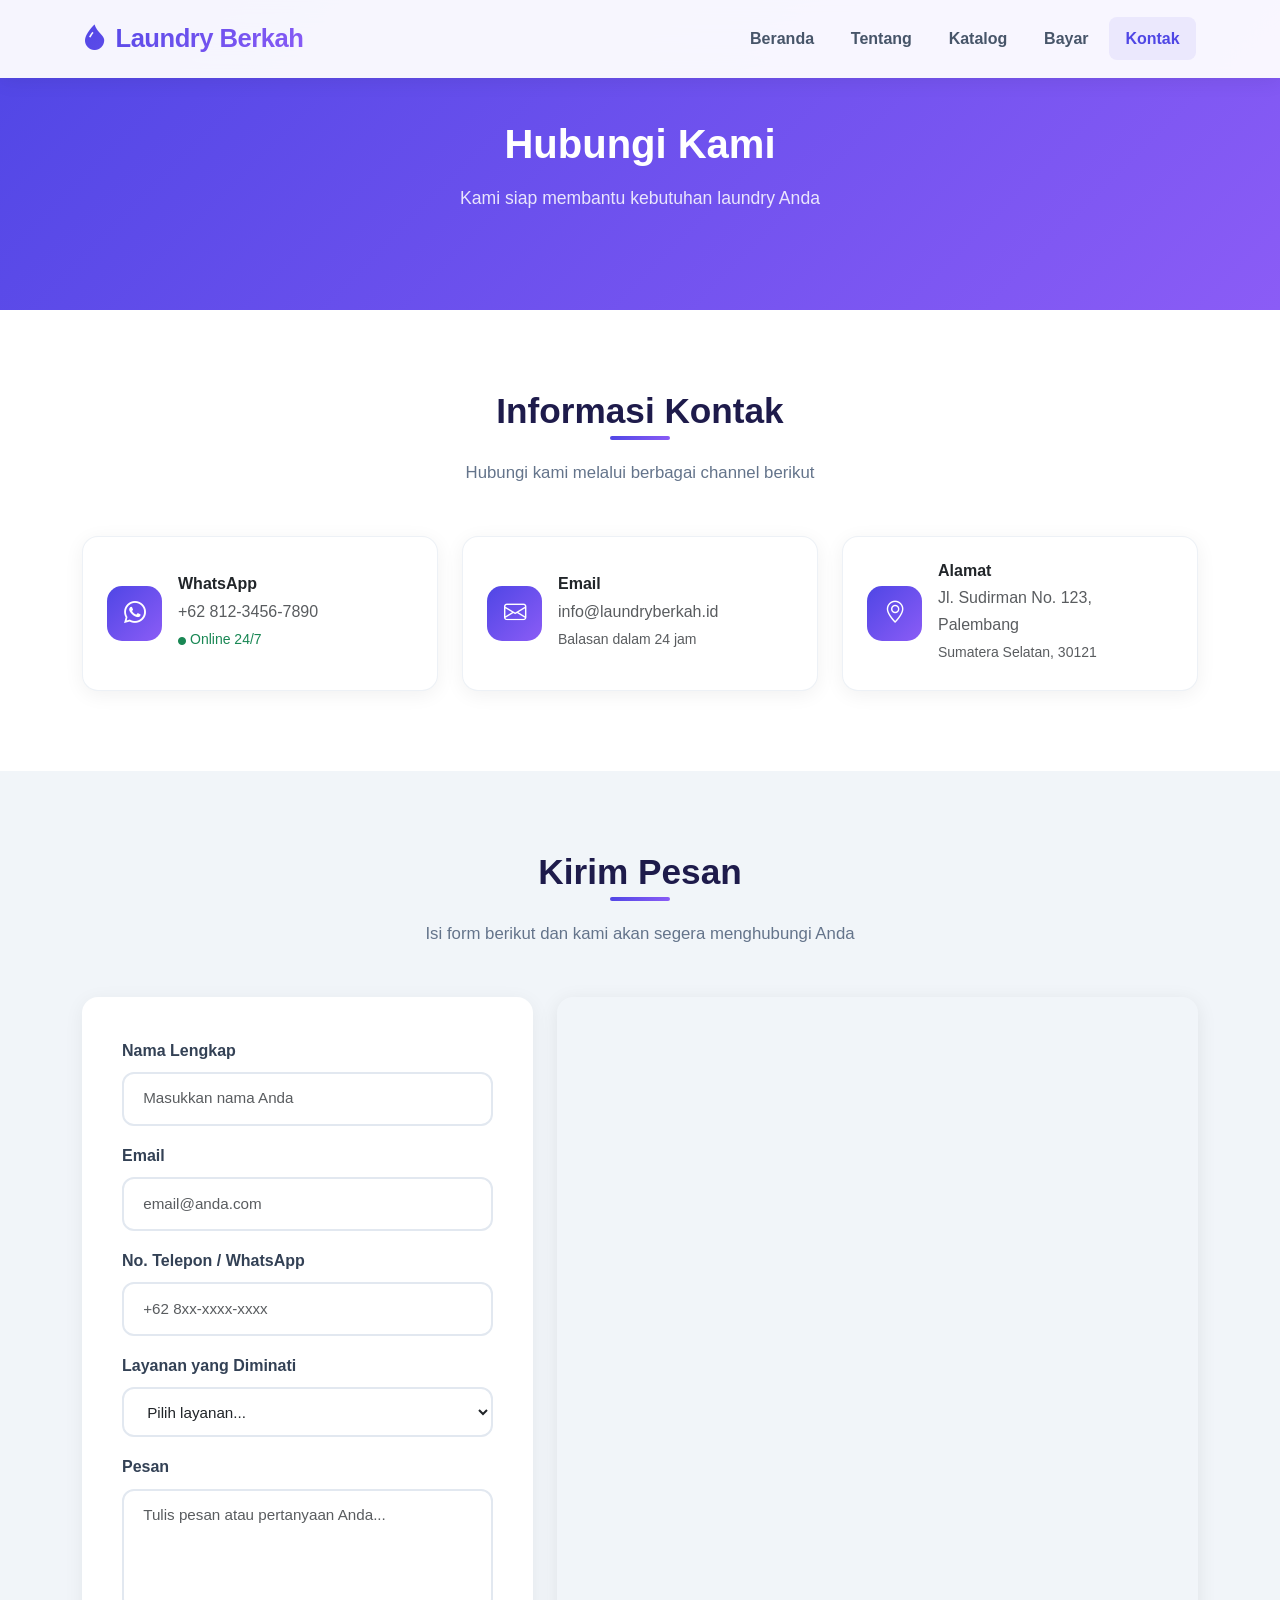
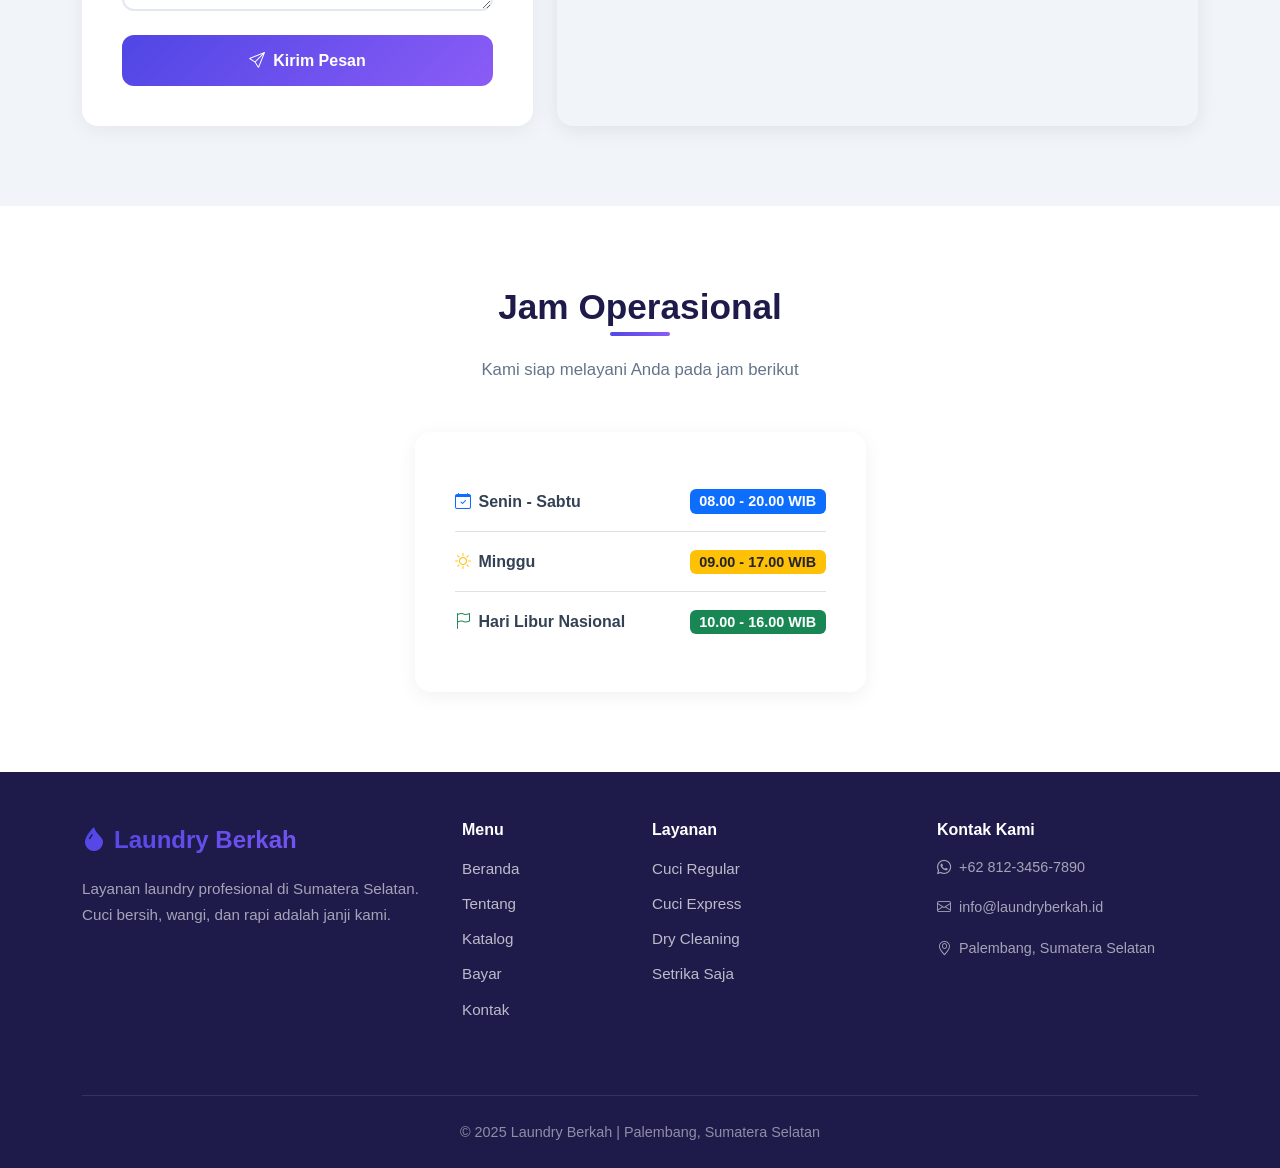
<file: kontak.html>
<!DOCTYPE html>
<html lang="id">
<head>
  <meta charset="UTF-8">
  <meta name="viewport" content="width=device-width, initial-scale=1.0">
  <title>Laundry Berkah | Kontak</title>
  <link href="https://cdn.jsdelivr.net/npm/bootstrap@5.3.2/dist/css/bootstrap.min.css" rel="stylesheet">
  <link rel="stylesheet" href="https://cdn.jsdelivr.net/npm/bootstrap-icons@1.11.1/font/bootstrap-icons.css">
  <link rel="stylesheet" href="style.css">
</head>
<body>

  <!-- ===== Navbar ===== -->
  <nav class="navbar navbar-expand-lg fixed-top">
    <div class="container">
      <a class="navbar-brand" href="index.html"><i class="bi bi-droplet-fill me-2"></i>Laundry Berkah</a>
      <button class="navbar-toggler" type="button" data-bs-toggle="collapse" data-bs-target="#navbarNav">
        <span class="navbar-toggler-icon"></span>
      </button>
      <div class="collapse navbar-collapse" id="navbarNav">
        <ul class="navbar-nav ms-auto">
          <li class="nav-item"><a class="nav-link" href="index.html">Beranda</a></li>
          <li class="nav-item"><a class="nav-link" href="about.html">Tentang</a></li>
          <li class="nav-item"><a class="nav-link" href="catalog.html">Katalog</a></li>
          <li class="nav-item"><a class="nav-link" href="bayar.html">Bayar</a></li>
          <li class="nav-item"><a class="nav-link active" href="kontak.html">Kontak</a></li>
        </ul>
      </div>
    </div>
  </nav>

  <!-- ===== Contact Hero ===== -->
  <section class="about-hero">
    <div class="container">
      <h1>Hubungi Kami</h1>
      <p class="mt-3">Kami siap membantu kebutuhan laundry Anda</p>
    </div>
  </section>

  <!-- ===== Contact Info Cards ===== -->
  <section class="py-80 bg-white">
    <div class="container">
      <div class="text-center mb-5">
        <h2 class="section-title">Informasi Kontak</h2>
        <p class="section-subtitle">Hubungi kami melalui berbagai channel berikut</p>
      </div>
      <div class="row g-4">
        <div class="col-md-4">
          <a href="https://wa.me/6281234567890" target="_blank" class="text-decoration-none">
            <div class="contact-info-card h-100">
              <div class="contact-icon"><i class="bi bi-whatsapp"></i></div>
              <div>
                <h6 class="fw-bold mb-1 text-dark">WhatsApp</h6>
                <p class="mb-0 text-muted">+62 812-3456-7890</p>
                <small class="text-success"><i class="bi bi-circle-fill me-1" style="font-size: 8px;"></i>Online 24/7</small>
              </div>
            </div>
          </a>
        </div>
        <div class="col-md-4">
          <a href="mailto:info@laundryberkah.id" class="text-decoration-none">
            <div class="contact-info-card h-100">
              <div class="contact-icon"><i class="bi bi-envelope"></i></div>
              <div>
                <h6 class="fw-bold mb-1 text-dark">Email</h6>
                <p class="mb-0 text-muted">info@laundryberkah.id</p>
                <small class="text-muted">Balasan dalam 24 jam</small>
              </div>
            </div>
          </a>
        </div>
        <div class="col-md-4">
          <a href="https://maps.google.com/?q=Palembang,Sumatera+Selatan" target="_blank" class="text-decoration-none">
            <div class="contact-info-card h-100">
              <div class="contact-icon"><i class="bi bi-geo-alt"></i></div>
              <div>
                <h6 class="fw-bold mb-1 text-dark">Alamat</h6>
                <p class="mb-0 text-muted">Jl. Sudirman No. 123, Palembang</p>
                <small class="text-muted">Sumatera Selatan, 30121</small>
              </div>
            </div>
          </a>
        </div>
      </div>
    </div>
  </section>

  <!-- ===== Contact Form + Map ===== -->
  <section class="py-80" style="background: #f1f5f9;">
    <div class="container">
      <div class="text-center mb-5">
        <h2 class="section-title">Kirim Pesan</h2>
        <p class="section-subtitle">Isi form berikut dan kami akan segera menghubungi Anda</p>
      </div>
      <div class="row g-4">
        <!-- Contact Form -->
        <div class="col-lg-5">
          <div class="contact-form-wrapper">
            <form id="contactForm" onsubmit="handleSubmit(event)">
              <div class="mb-3">
                <label for="nama" class="form-label fw-semibold">Nama Lengkap</label>
                <input type="text" class="form-control form-control-custom" id="nama" placeholder="Masukkan nama Anda" required>
              </div>
              <div class="mb-3">
                <label for="email" class="form-label fw-semibold">Email</label>
                <input type="email" class="form-control form-control-custom" id="email" placeholder="email@anda.com" required>
              </div>
              <div class="mb-3">
                <label for="telepon" class="form-label fw-semibold">No. Telepon / WhatsApp</label>
                <input type="tel" class="form-control form-control-custom" id="telepon" placeholder="+62 8xx-xxxx-xxxx" required>
              </div>
              <div class="mb-3">
                <label for="layanan" class="form-label fw-semibold">Layanan yang Diminati</label>
                <select class="form-control form-control-custom" id="layanan" style="appearance: auto; -webkit-appearance: menulist;">
                  <option value="">Pilih layanan...</option>
                  <option value="Cuci Regular">Cuci Regular</option>
                  <option value="Cuci Express">Cuci Express</option>
                  <option value="Dry Cleaning">Dry Cleaning</option>
                  <option value="Setrika Saja">Setrika Saja</option>
                  <option value="Cuci Sepatu">Cuci Sepatu</option>
                  <option value="Cuci Karpet">Cuci Karpet / Bed Cover</option>
                  <option value="Lainnya">Lainnya</option>
                </select>
              </div>
              <div class="mb-4">
                <label for="pesan" class="form-label fw-semibold">Pesan</label>
                <textarea class="form-control form-control-custom" id="pesan" rows="4" placeholder="Tulis pesan atau pertanyaan Anda..."></textarea>
              </div>
              <button type="submit" class="btn btn-submit"><i class="bi bi-send me-2"></i>Kirim Pesan</button>
            </form>
          </div>
        </div>
        <!-- Map -->
        <div class="col-lg-7">
          <div class="map-container h-100">
            <iframe
              src="https://www.google.com/maps/embed?pb=!1m18!1m12!1m3!1d3984.424111053096!2d104.7455993142649!3d-2.9760779978312894!2m3!1f0!2f0!3f0!3m2!1i1024!2i768!4f13.1!3m3!1m2!1s0x2e3b75fb21467c19%3A0x51766f1f4f39c252!2sJl.%20Jenderal%20Sudirman%2C%20Kota%20Palembang%2C%20Sumatera%20Selatan!5e0!3m2!1sid!2sid!4v1704000000000!5m2!1sid!2sid"
              allowfullscreen=""
              loading="lazy"
              referrerpolicy="no-referrer-when-downgrade">
            </iframe>
          </div>
        </div>
      </div>
    </div>
  </section>

  <!-- ===== Operating Hours ===== -->
  <section class="py-80 bg-white">
    <div class="container">
      <div class="text-center mb-5">
        <h2 class="section-title">Jam Operasional</h2>
        <p class="section-subtitle">Kami siap melayani Anda pada jam berikut</p>
      </div>
      <div class="row justify-content-center">
        <div class="col-md-6 col-lg-5">
          <div class="contact-form-wrapper">
            <div class="d-flex justify-content-between align-items-center py-3 border-bottom">
              <span class="fw-semibold"><i class="bi bi-calendar-check me-2 text-primary"></i>Senin - Sabtu</span>
              <span class="badge bg-primary" style="font-size: 0.9rem;">08.00 - 20.00 WIB</span>
            </div>
            <div class="d-flex justify-content-between align-items-center py-3 border-bottom">
              <span class="fw-semibold"><i class="bi bi-sun me-2 text-warning"></i>Minggu</span>
              <span class="badge bg-warning text-dark" style="font-size: 0.9rem;">09.00 - 17.00 WIB</span>
            </div>
            <div class="d-flex justify-content-between align-items-center py-3">
              <span class="fw-semibold"><i class="bi bi-flag me-2 text-success"></i>Hari Libur Nasional</span>
              <span class="badge bg-success" style="font-size: 0.9rem;">10.00 - 16.00 WIB</span>
            </div>
          </div>
        </div>
      </div>
    </div>
  </section>

  <!-- ===== Footer ===== -->
  <footer class="footer">
    <div class="container">
      <div class="row">
        <div class="col-lg-4 mb-4">
          <div class="footer-brand mb-3"><i class="bi bi-droplet-fill me-2"></i>Laundry Berkah</div>
          <p style="color: rgba(255,255,255,0.6); font-size: 0.95rem;">Layanan laundry profesional di Sumatera Selatan. Cuci bersih, wangi, dan rapi adalah janji kami.</p>
        </div>
        <div class="col-lg-2 col-6 mb-4">
          <h6 class="text-white fw-bold mb-3">Menu</h6>
          <ul class="footer-links">
            <li><a href="index.html">Beranda</a></li>
            <li><a href="about.html">Tentang</a></li>
            <li><a href="catalog.html">Katalog</a></li>
            <li><a href="bayar.html">Bayar</a></li>
            <li><a href="kontak.html">Kontak</a></li>
          </ul>
        </div>
        <div class="col-lg-3 col-6 mb-4">
          <h6 class="text-white fw-bold mb-3">Layanan</h6>
          <ul class="footer-links">
            <li><a href="catalog.html">Cuci Regular</a></li>
            <li><a href="catalog.html">Cuci Express</a></li>
            <li><a href="catalog.html">Dry Cleaning</a></li>
            <li><a href="catalog.html">Setrika Saja</a></li>
          </ul>
        </div>
        <div class="col-lg-3 mb-4">
          <h6 class="text-white fw-bold mb-3">Kontak Kami</h6>
          <p style="color: rgba(255,255,255,0.6); font-size: 0.9rem;"><i class="bi bi-whatsapp me-2"></i>+62 812-3456-7890</p>
          <p style="color: rgba(255,255,255,0.6); font-size: 0.9rem;"><i class="bi bi-envelope me-2"></i>info@laundryberkah.id</p>
          <p style="color: rgba(255,255,255,0.6); font-size: 0.9rem;"><i class="bi bi-geo-alt me-2"></i>Palembang, Sumatera Selatan</p>
        </div>
      </div>
      <div class="footer-bottom">
        <p class="mb-0">&copy; 2025 Laundry Berkah | Palembang, Sumatera Selatan</p>
      </div>
    </div>
  </footer>

  <!-- Form Handler -->
  <script>
    function handleSubmit(e) {
      e.preventDefault();
      const nama = document.getElementById('nama').value;
      const email = document.getElementById('email').value;
      const telepon = document.getElementById('telepon').value;
      const layanan = document.getElementById('layanan').value;
      const pesan = document.getElementById('pesan').value;

      const waMessage = `Halo Laundry Berkah!%0A%0ASaya ${nama} ingin menanyakan tentang layanan laundry.%0A%0A*Email:* ${email}%0A*Telepon:* ${telepon}%0A*Layanan:* ${layanan || '-' }%0A*Pesan:* ${pesan || '-'}`;

      window.open(`https://wa.me/6281234567890?text=${waMessage}`, '_blank');
    }
  </script>
  <script src="https://cdn.jsdelivr.net/npm/bootstrap@5.3.2/dist/js/bootstrap.bundle.min.js"></script>
</body>
</html>
</file>
<file: style.css>
/* ========================================
   Laundry - Custom Styles
   ======================================== */

/* --- Variables --- */
:root {
  --primary: #4f46e5;
  --primary-dark: #4338ca;
  --secondary: #06b6d4;
  --accent: #8b5cf6;
  --dark: #1e1b4b;
  --light: #f8fafc;
  --gray: #64748b;
  --success: #10b981;
  --warning: #f59e0b;
  --gradient: linear-gradient(135deg, var(--primary) 0%, var(--accent) 100%);
  --shadow: 0 10px 40px rgba(79, 70, 229, 0.15);
  --shadow-lg: 0 20px 60px rgba(79, 70, 229, 0.2);
  --radius: 16px;
}

/* --- Base --- */
* {
  margin: 0;
  padding: 0;
  box-sizing: border-box;
}

html {
  scroll-behavior: smooth;
}

body {
  font-family: 'Segoe UI', Tahoma, Geneva, Verdana, sans-serif;
  background-color: var(--light);
  color: #334155;
  line-height: 1.7;
  overflow-x: hidden;
}

/* --- Navbar --- */
.navbar {
  background: rgba(255, 255, 255, 0.95) !important;
  backdrop-filter: blur(20px);
  -webkit-backdrop-filter: blur(20px);
  box-shadow: 0 2px 20px rgba(0, 0, 0, 0.08);
  padding: 0.75rem 0;
  transition: all 0.3s ease;
}

.navbar-brand {
  font-weight: 800;
  font-size: 1.6rem;
  background: var(--gradient);
  -webkit-background-clip: text;
  -webkit-text-fill-color: transparent;
  background-clip: text;
  letter-spacing: -0.5px;
}

.navbar-brand:hover {
  opacity: 0.85;
}

.nav-link {
  font-weight: 600;
  color: #475569 !important;
  padding: 0.5rem 1rem !important;
  border-radius: 8px;
  transition: all 0.3s ease;
  margin: 0 0.15rem;
}

.nav-link:hover,
.nav-link.active {
  color: var(--primary) !important;
  background: rgba(79, 70, 229, 0.08);
}

/* --- Hero Section --- */
.hero {
  min-height: 100vh;
  background: var(--gradient);
  display: flex;
  align-items: center;
  position: relative;
  overflow: hidden;
  padding-top: 80px;
}

.hero::before {
  content: '';
  position: absolute;
  top: -50%;
  right: -20%;
  width: 600px;
  height: 600px;
  background: rgba(255, 255, 255, 0.05);
  border-radius: 50%;
}

.hero::after {
  content: '';
  position: absolute;
  bottom: -30%;
  left: -10%;
  width: 400px;
  height: 400px;
  background: rgba(255, 255, 255, 0.05);
  border-radius: 50%;
}

.hero-content {
  position: relative;
  z-index: 2;
}

.hero h1 {
  font-size: 3.5rem;
  font-weight: 900;
  color: white;
  line-height: 1.15;
  margin-bottom: 1.5rem;
  text-shadow: 0 4px 30px rgba(0, 0, 0, 0.2);
}

.hero h1 span {
  display: block;
  font-size: 1.3rem;
  font-weight: 500;
  opacity: 0.9;
  margin-top: 0.5rem;
  line-height: 1.6;
}

.hero .lead {
  font-size: 1.15rem;
  color: rgba(255, 255, 255, 0.9);
  margin-bottom: 2rem;
  max-width: 500px;
}

.btn-hero {
  padding: 0.85rem 2.5rem;
  font-weight: 700;
  border-radius: 50px;
  font-size: 1.05rem;
  transition: all 0.3s ease;
  border: none;
}

.btn-hero:hover {
  transform: translateY(-3px);
  box-shadow: 0 15px 40px rgba(0, 0, 0, 0.25);
}

.hero-img {
  position: relative;
  z-index: 2;
}

.hero-img img {
  border-radius: 24px;
  box-shadow: var(--shadow-lg);
  animation: float 4s ease-in-out infinite;
}

@keyframes float {
  0%, 100% { transform: translateY(0); }
  50% { transform: translateY(-15px); }
}

/* --- Section Headers --- */
.section-title {
  font-size: 2.2rem;
  font-weight: 800;
  color: var(--dark);
  margin-bottom: 0.5rem;
  position: relative;
  display: inline-block;
}

.section-title::after {
  content: '';
  position: absolute;
  bottom: -8px;
  left: 50%;
  transform: translateX(-50%);
  width: 60px;
  height: 4px;
  background: var(--gradient);
  border-radius: 2px;
}

.section-subtitle {
  color: var(--gray);
  font-size: 1.05rem;
  margin-top: 1.2rem;
}

/* --- Feature Cards --- */
.feature-card {
  background: white;
  border-radius: var(--radius);
  padding: 2.5rem 1.5rem;
  text-align: center;
  transition: all 0.4s ease;
  border: 1px solid rgba(226, 232, 240, 0.6);
  height: 100%;
}

.feature-card:hover {
  transform: translateY(-10px);
  box-shadow: var(--shadow);
  border-color: transparent;
}

.feature-icon {
  width: 70px;
  height: 70px;
  border-radius: 20px;
  display: flex;
  align-items: center;
  justify-content: center;
  margin: 0 auto 1.5rem;
  font-size: 1.8rem;
  background: var(--gradient);
  color: white;
}

.feature-card h5 {
  font-weight: 700;
  color: var(--dark);
  margin-bottom: 0.75rem;
  font-size: 1.15rem;
}

.feature-card p {
  color: var(--gray);
  font-size: 0.95rem;
  margin-bottom: 0;
}

/* --- Service / Catalog Cards --- */
.catalog-card {
  background: white;
  border-radius: var(--radius);
  overflow: hidden;
  transition: all 0.4s ease;
  border: 1px solid rgba(226, 232, 240, 0.6);
  height: 100%;
}

.catalog-card:hover {
  transform: translateY(-8px);
  box-shadow: var(--shadow);
}

.catalog-card img {
  width: 100%;
  height: 200px;
  object-fit: cover;
}

.catalog-body {
  padding: 1.5rem;
}

.catalog-body h5 {
  font-weight: 700;
  color: var(--dark);
  margin-bottom: 0.5rem;
}

.price-tag {
  display: inline-block;
  background: var(--gradient);
  color: white;
  padding: 0.4rem 1.2rem;
  border-radius: 50px;
  font-weight: 700;
  font-size: 0.95rem;
}

/* --- About Page --- */
.about-hero {
  background: var(--gradient);
  padding: 120px 0 80px;
  text-align: center;
}

.about-hero h1 {
  color: white;
  font-weight: 800;
  font-size: 2.5rem;
}

.about-hero p {
  color: rgba(255, 255, 255, 0.85);
  font-size: 1.1rem;
}

.story-section {
  padding: 80px 0;
}

.story-img {
  border-radius: var(--radius);
  box-shadow: var(--shadow);
  width: 100%;
}

.vission-card {
  background: white;
  border-radius: var(--radius);
  padding: 2rem;
  border-left: 4px solid var(--primary);
  box-shadow: 0 4px 20px rgba(0, 0, 0, 0.06);
  height: 100%;
}

.vission-card h4 {
  color: var(--primary);
  font-weight: 700;
  margin-bottom: 1rem;
}

.advantage-item {
  display: flex;
  align-items: flex-start;
  gap: 1rem;
  margin-bottom: 1.5rem;
}

.advantage-icon {
  width: 50px;
  height: 50px;
  min-width: 50px;
  border-radius: 14px;
  background: var(--gradient);
  color: white;
  display: flex;
  align-items: center;
  justify-content: center;
  font-size: 1.3rem;
}

/* --- Payment Page --- */
.payment-card {
  background: white;
  border-radius: var(--radius);
  padding: 2.5rem;
  text-align: center;
  box-shadow: 0 4px 20px rgba(0, 0, 0, 0.06);
  border: 1px solid rgba(226, 232, 240, 0.6);
  height: 100%;
  transition: all 0.3s ease;
}

.payment-card:hover {
  box-shadow: var(--shadow);
}

.payment-card img {
  max-width: 220px;
  border-radius: 12px;
  margin-bottom: 1.5rem;
}

.bank-card {
  background: linear-gradient(135deg, var(--dark) 0%, var(--primary) 100%);
  color: white;
  border-radius: var(--radius);
  padding: 2rem;
  text-align: center;
}

.bank-card h5 {
  font-weight: 700;
  margin-bottom: 0.5rem;
}

.steps-list {
  list-style: none;
  padding: 0;
}

.steps-list li {
  display: flex;
  align-items: center;
  gap: 1rem;
  padding: 1.2rem;
  background: white;
  border-radius: 12px;
  margin-bottom: 1rem;
  box-shadow: 0 2px 12px rgba(0, 0, 0, 0.05);
  transition: all 0.3s ease;
}

.steps-list li:hover {
  transform: translateX(8px);
  box-shadow: 0 4px 20px rgba(0, 0, 0, 0.08);
}

.step-number {
  width: 45px;
  height: 45px;
  min-width: 45px;
  border-radius: 50%;
  background: var(--gradient);
  color: white;
  display: flex;
  align-items: center;
  justify-content: center;
  font-weight: 800;
  font-size: 1.1rem;
}

/* --- Contact Page --- */
.contact-info-card {
  background: white;
  border-radius: var(--radius);
  padding: 1.5rem;
  display: flex;
  align-items: center;
  gap: 1rem;
  box-shadow: 0 4px 20px rgba(0, 0, 0, 0.06);
  border: 1px solid rgba(226, 232, 240, 0.6);
  transition: all 0.3s ease;
}

.contact-info-card:hover {
  transform: translateY(-5px);
  box-shadow: var(--shadow);
}

.contact-icon {
  width: 55px;
  height: 55px;
  min-width: 55px;
  border-radius: 15px;
  background: var(--gradient);
  color: white;
  display: flex;
  align-items: center;
  justify-content: center;
  font-size: 1.4rem;
}

.contact-form-wrapper {
  background: white;
  border-radius: var(--radius);
  padding: 2.5rem;
  box-shadow: 0 4px 20px rgba(0, 0, 0, 0.06);
}

.form-control-custom {
  border-radius: 12px;
  padding: 0.85rem 1.2rem;
  border: 2px solid #e2e8f0;
  font-size: 0.95rem;
  transition: all 0.3s ease;
}

.form-control-custom:focus {
  border-color: var(--primary);
  box-shadow: 0 0 0 4px rgba(79, 70, 229, 0.1);
}

.btn-submit {
  background: var(--gradient);
  color: white;
  border: none;
  padding: 0.85rem 2rem;
  border-radius: 12px;
  font-weight: 700;
  width: 100%;
  transition: all 0.3s ease;
}

.btn-submit:hover {
  transform: translateY(-2px);
  box-shadow: 0 10px 30px rgba(79, 70, 229, 0.3);
  color: white;
}

.map-container {
  border-radius: var(--radius);
  overflow: hidden;
  box-shadow: 0 4px 20px rgba(0, 0, 0, 0.08);
  height: 400px;
}

.map-container iframe {
  width: 100%;
  height: 100%;
  border: none;
}

/* --- Footer --- */
.footer {
  background: var(--dark);
  color: rgba(255, 255, 255, 0.8);
  padding: 3rem 0 1.5rem;
  margin-top: auto;
}

.footer-brand {
  font-weight: 800;
  font-size: 1.5rem;
  background: var(--gradient);
  -webkit-background-clip: text;
  -webkit-text-fill-color: transparent;
  background-clip: text;
}

.footer-links {
  list-style: none;
  padding: 0;
}

.footer-links li {
  margin-bottom: 0.5rem;
}

.footer-links a {
  color: rgba(255, 255, 255, 0.7);
  text-decoration: none;
  font-size: 0.95rem;
  transition: all 0.3s ease;
}

.footer-links a:hover {
  color: white;
  padding-left: 5px;
}

.footer-bottom {
  border-top: 1px solid rgba(255, 255, 255, 0.1);
  margin-top: 2rem;
  padding-top: 1.5rem;
  text-align: center;
  font-size: 0.9rem;
  color: rgba(255, 255, 255, 0.5);
}

/* --- Animations --- */
.fade-in {
  animation: fadeIn 0.8s ease-out;
}

@keyframes fadeIn {
  from { opacity: 0; transform: translateY(20px); }
  to { opacity: 1; transform: translateY(0); }
}

/* --- Responsive --- */
@media (max-width: 991.98px) {
  .hero h1 {
    font-size: 2.5rem;
  }

  .hero-img {
    margin-top: 3rem;
    text-align: center;
  }

  .section-title {
    font-size: 1.8rem;
  }
}

@media (max-width: 767.98px) {
  .hero {
    min-height: auto;
    padding: 100px 0 60px;
    text-align: center;
  }

  .hero h1 {
    font-size: 2rem;
  }

  .hero h1 span {
    font-size: 1.05rem;
  }

  .hero .lead {
    font-size: 1rem;
    margin-left: auto;
    margin-right: auto;
  }

  .btn-hero {
    padding: 0.7rem 2rem;
    font-size: 0.95rem;
  }

  .hero-img img {
    max-height: 280px;
    object-fit: cover;
  }

  .section-title {
    font-size: 1.6rem;
  }

  .feature-card {
    padding: 2rem 1.25rem;
  }

  .payment-card,
  .contact-form-wrapper {
    padding: 1.8rem;
  }

  .map-container {
    height: 300px;
  }

  .about-hero h1 {
    font-size: 2rem;
  }

  .footer {
    text-align: center;
  }

  .footer-links {
    margin-bottom: 1.5rem;
  }
}

@media (max-width: 575.98px) {
  .hero h1 {
    font-size: 1.75rem;
  }

  .navbar-brand {
    font-size: 1.35rem;
  }

  .catalog-body {
    padding: 1.25rem;
  }

  .contact-info-card {
    flex-direction: column;
    text-align: center;
  }
}

/* --- Utilities --- */
.bg-gradient {
  background: var(--gradient) !important;
}

.text-gradient {
  background: var(--gradient);
  -webkit-background-clip: text;
  -webkit-text-fill-color: transparent;
  background-clip: text;
}

.py-80 {
  padding-top: 80px;
  padding-bottom: 80px;
}

.g-4 {
  --bs-gutter-x: 1.5rem;
  --bs-gutter-y: 1.5rem;
}
</file>
